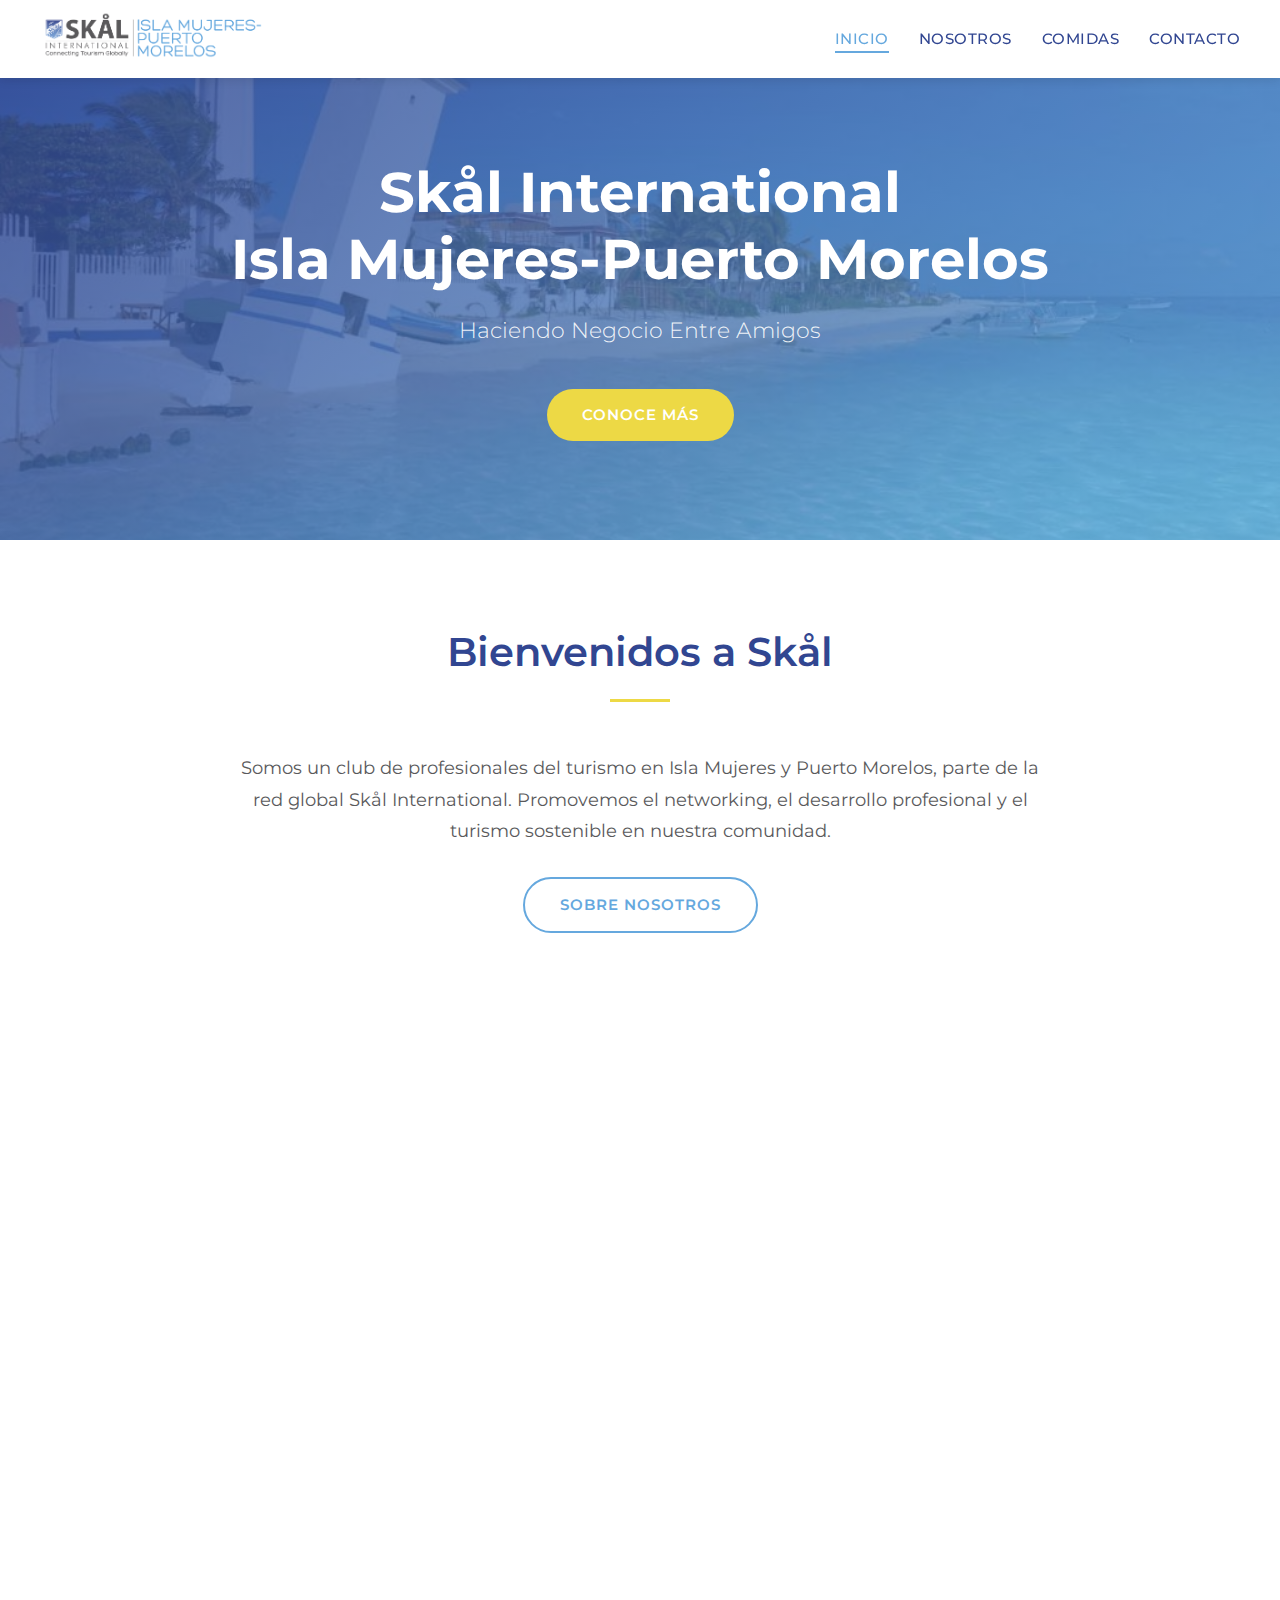
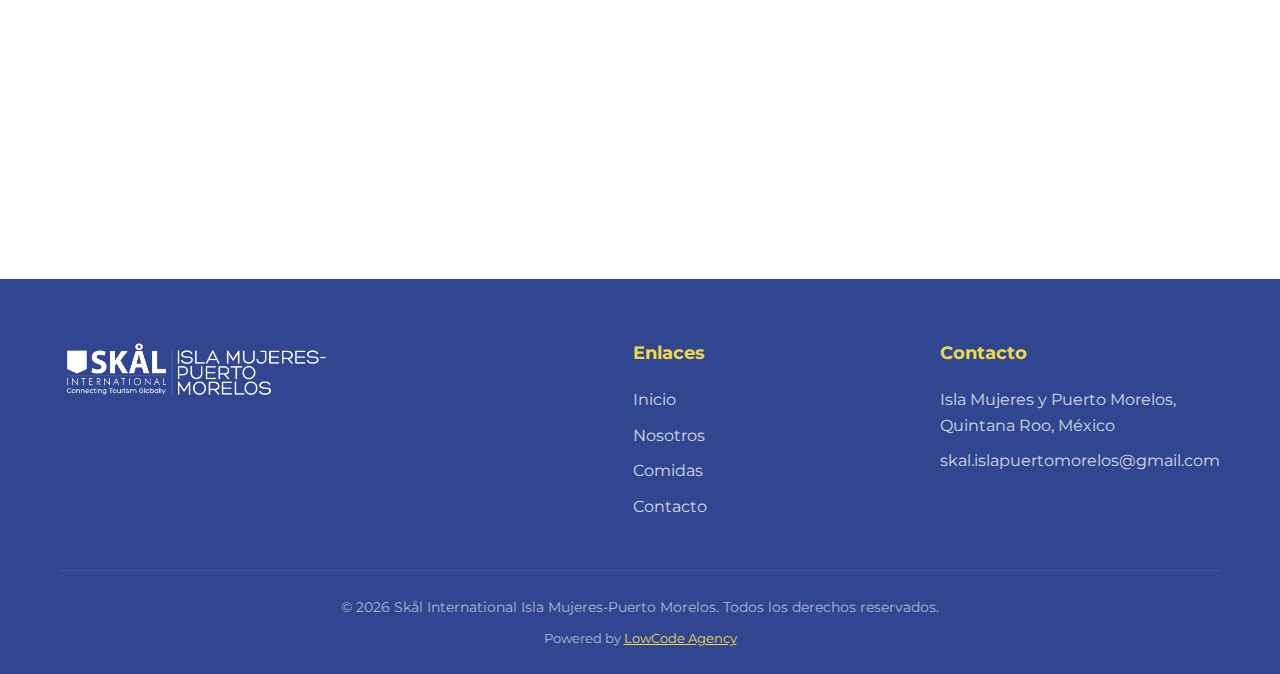
<file: index.html>
<!DOCTYPE html>
<html lang="es">
<head>
    <meta charset="UTF-8">
    <meta name="viewport" content="width=device-width, initial-scale=1.0">
    <title>Inicio | Skål International Isla Mujeres-Puerto Morelos</title>
    <link rel="stylesheet" href="styles.css">
    <link rel="preconnect" href="https://fonts.googleapis.com">
    <link rel="preconnect" href="https://fonts.gstatic.com" crossorigin>
    <link href="https://fonts.googleapis.com/css2?family=Montserrat:wght@300;400;500;600;700&display=swap" rel="stylesheet">
</head>
<body>
    <header class="main-header">
        <nav class="navbar">
            <div class="logo">
                <a href="index.html">
                    <img src="images/Skål International Isla Mujeres-Puerto Morelos_Logo.png" alt="Skål International Isla Mujeres-Puerto Morelos">
                </a>
            </div>
            <button class="mobile-menu-btn" aria-label="Menu">
                <span></span>
                <span></span>
                <span></span>
            </button>
            <ul class="nav-links">
                <li><a href="index.html" class="active">Inicio</a></li>
                <li><a href="nosotros.html">Nosotros</a></li>
                <li><a href="comidas.html">Comidas</a></li>
                <li><a href="contacto.html">Contacto</a></li>
            </ul>
        </nav>
    </header>

    <main>
        <section class="hero">
            <div class="hero-content">
                <h1>Skål International<br>Isla Mujeres-Puerto Morelos</h1>
                <p>Haciendo Negocio Entre Amigos</p>
                <a href="nosotros.html" class="btn btn-primary">Conoce más</a>
            </div>
        </section>

        <section class="about-preview">
            <div class="container">
                <div class="section-header">
                    <h2>Bienvenidos a Skål</h2>
                    <div class="divider"></div>
                </div>
                <p>Somos un club de profesionales del turismo en Isla Mujeres y Puerto Morelos, parte de la red global Skål International. Promovemos el networking, el desarrollo profesional y el turismo sostenible en nuestra comunidad.</p>
                <a href="nosotros.html" class="btn btn-secondary">Sobre Nosotros</a>
            </div>
        </section>

        <section class="events-preview">
            <div class="container">
                <div class="section-header">
                    <h2>Próximos Eventos</h2>
                    <div class="divider"></div>
                </div>
                <div class="events-grid">
                    <a href="comida-enero-2026.html" class="event-card" style="text-decoration: none;">
                        <div class="event-date">
                            <span class="day">30</span>
                            <span class="month">ENE</span>
                        </div>
                        <div class="event-info">
                            <h3>1er Comida Reglamentaria y Toma de Protesta</h3>
                            <p>Hotel Atelier Costa Mujeres | 2:00 PM - 6:00 PM</p>
                            <span style="display: inline-block; margin-top: 8px; color: #65A8DE; font-weight: 600; font-size: 0.85rem;">RSVP &rarr;</span>
                        </div>
                    </a>
                </div>
                <a href="comidas.html" class="btn btn-secondary">Ver Todos los Eventos</a>
            </div>
        </section>

        <section class="cta-section">
            <div class="container">
                <h2>¿Quieres ser parte de nuestra comunidad?</h2>
                <p>Únete a Skål International Isla Mujeres-Puerto Morelos y conecta con profesionales del turismo.</p>
                <a href="contacto.html" class="btn btn-primary">Contáctanos</a>
            </div>
        </section>
    </main>

    <footer class="main-footer">
        <div class="container">
            <div class="footer-content">
                <div class="footer-logo">
                    <img src="images/Skål International Isla Mujeres-Puerto Morelos_Logo.png" alt="Skål International Isla Mujeres-Puerto Morelos">
                </div>
                <div class="footer-links">
                    <h4>Enlaces</h4>
                    <ul>
                        <li><a href="index.html">Inicio</a></li>
                        <li><a href="nosotros.html">Nosotros</a></li>
                        <li><a href="comidas.html">Comidas</a></li>
                        <li><a href="contacto.html">Contacto</a></li>
                    </ul>
                </div>
                <div class="footer-contact">
                    <h4>Contacto</h4>
                    <p>Isla Mujeres y Puerto Morelos, Quintana Roo, México</p>
                    <p>skal.islapuertomorelos@gmail.com</p>
                </div>
            </div>
            <div class="footer-bottom">
                <p>&copy; 2026 Skål International Isla Mujeres-Puerto Morelos. Todos los derechos reservados.</p>
                <p style="margin-top: 10px; font-size: 0.8rem;">Powered by <a href="https://lowcode.agency/" target="_blank" style="color: var(--accent-gold);">LowCode Agency</a></p>
            </div>
        </div>
    </footer>

    <script src="script.js"></script>
</body>
</html>
</file>
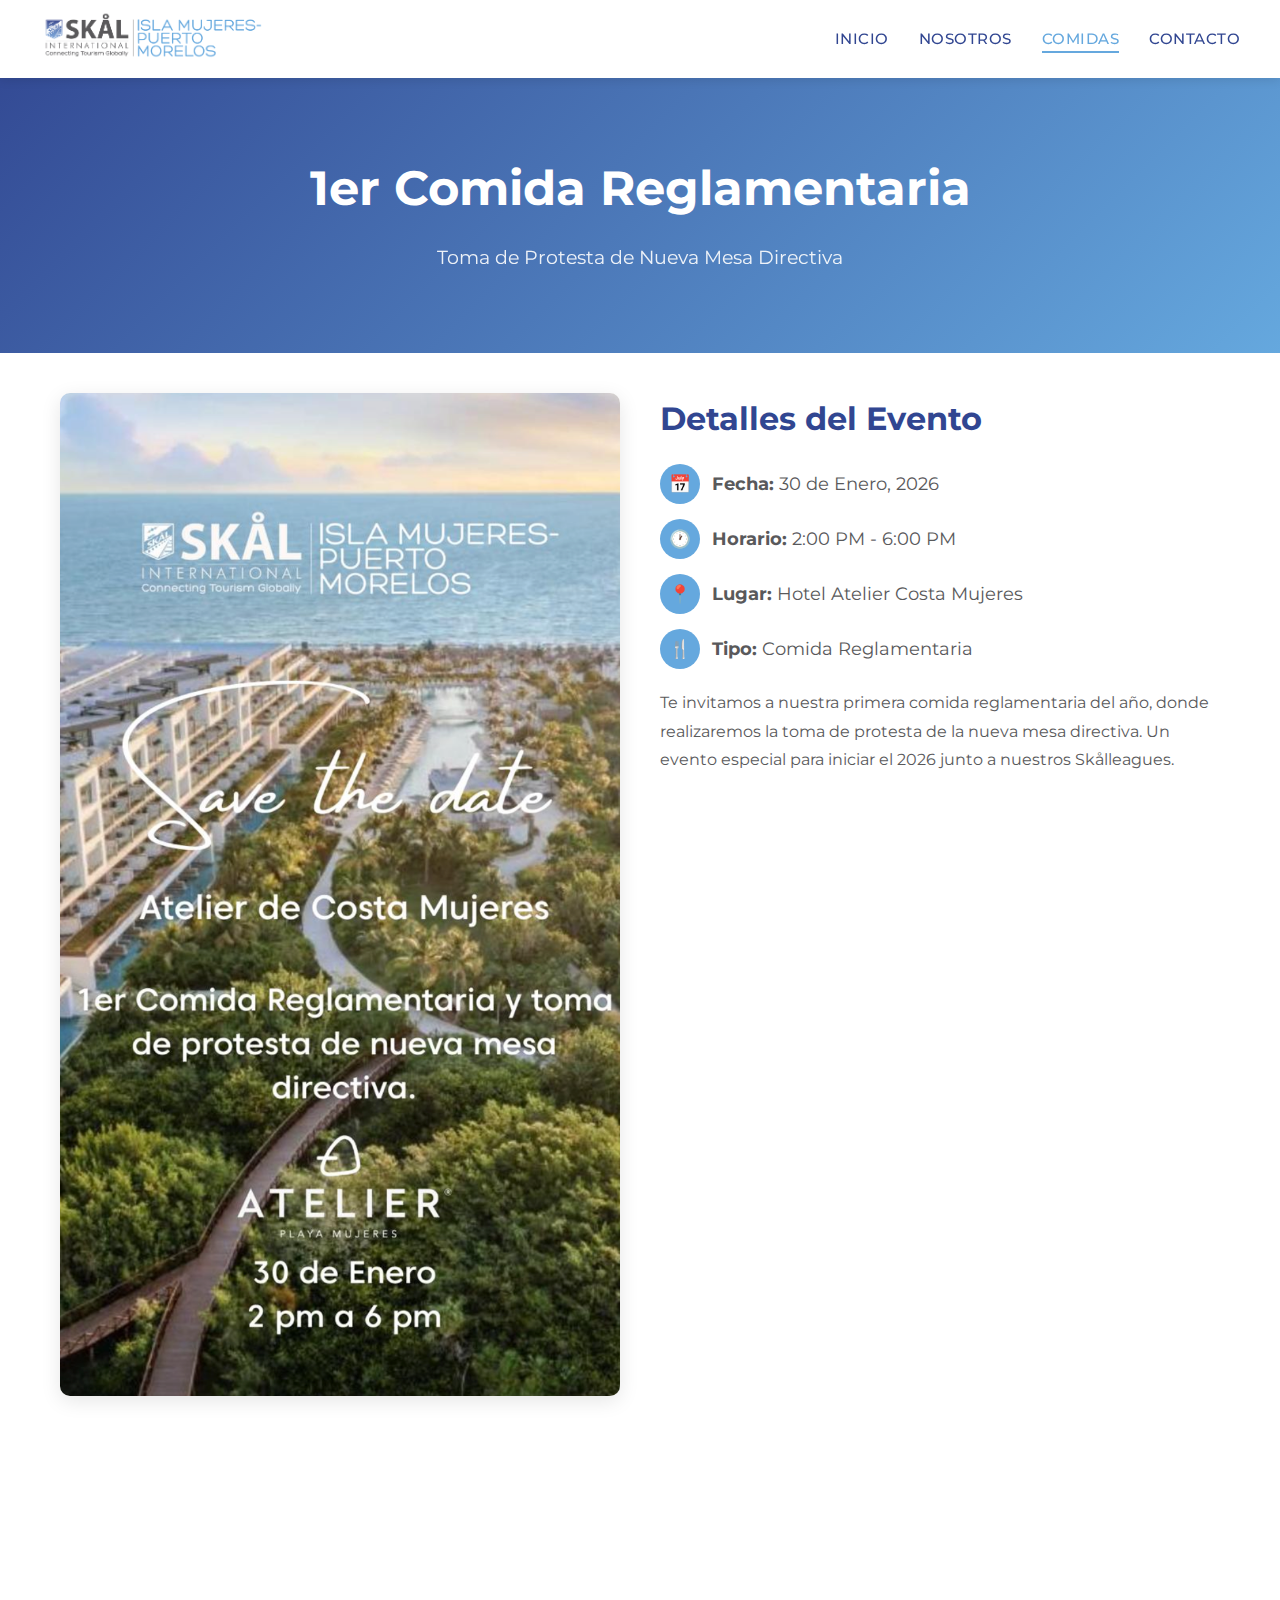
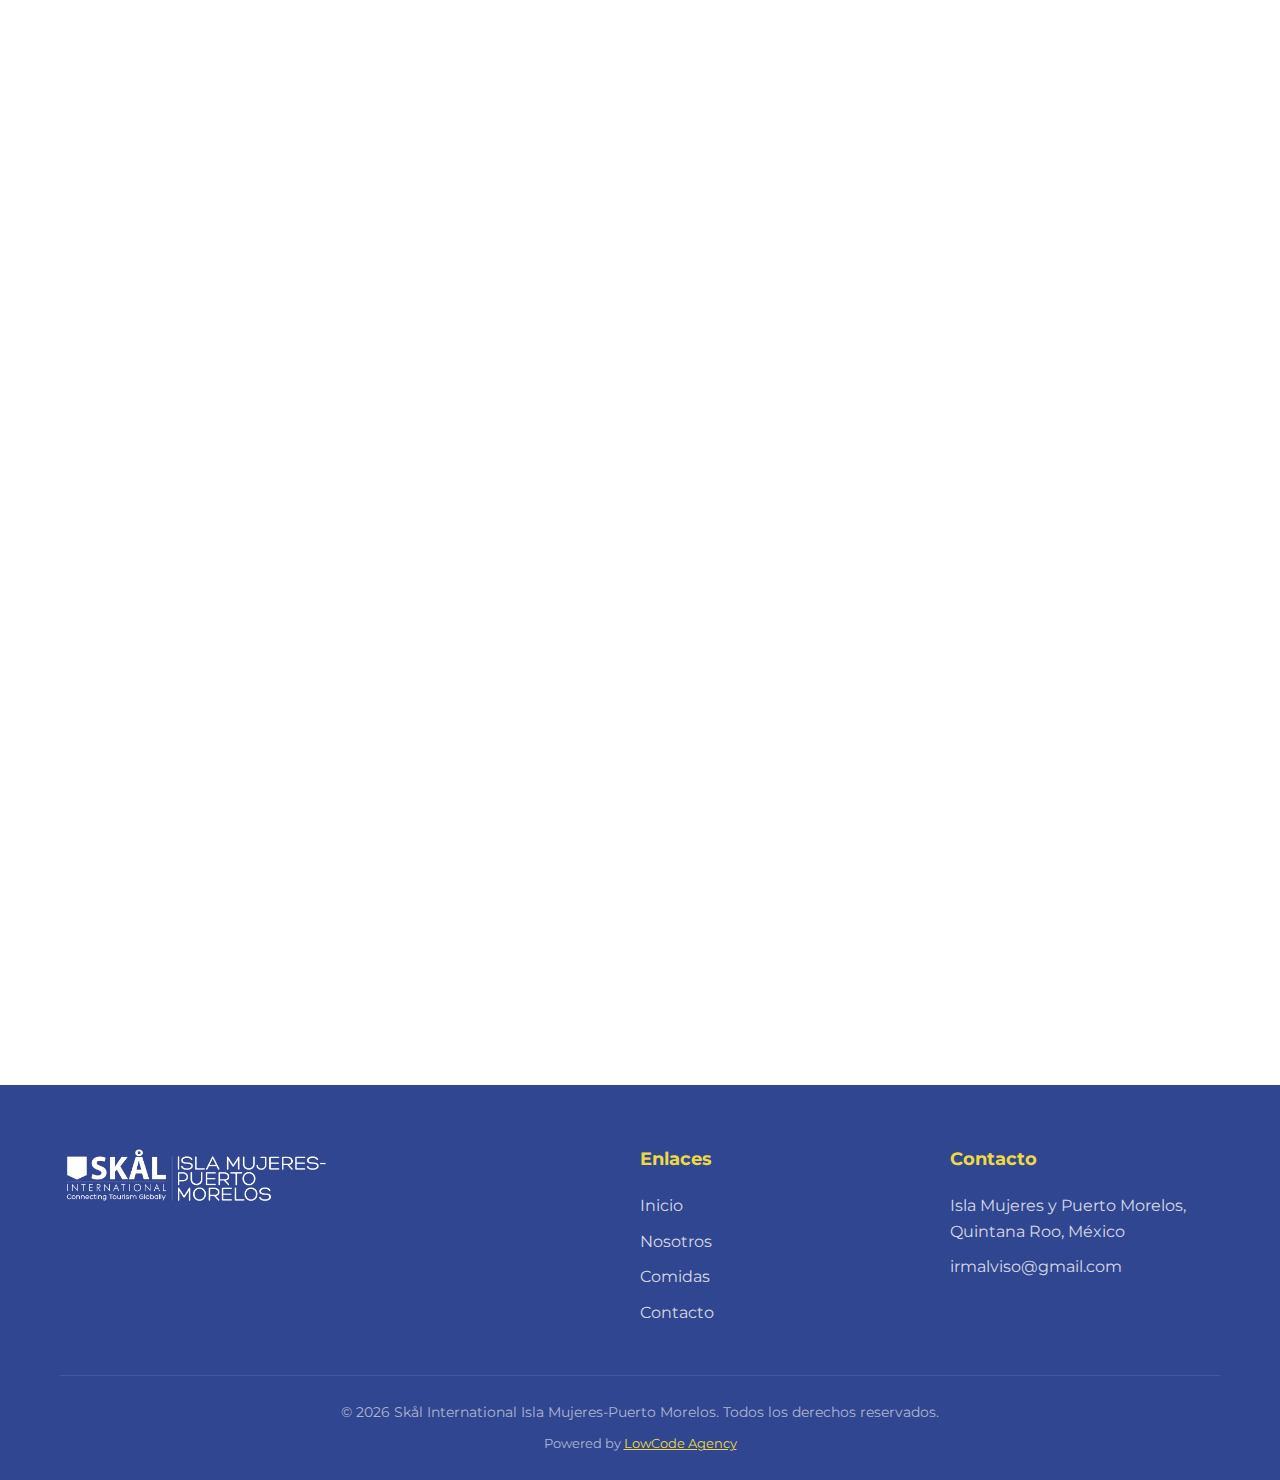
<file: comida-enero-2026.html>
<!DOCTYPE html>
<html lang="es">
<head>
    <meta charset="UTF-8">
    <meta name="viewport" content="width=device-width, initial-scale=1.0">
    <title>1er Comida Reglamentaria | Skål International Isla Mujeres-Puerto Morelos</title>
    <link rel="stylesheet" href="styles.css">
    <link rel="preconnect" href="https://fonts.googleapis.com">
    <link rel="preconnect" href="https://fonts.gstatic.com" crossorigin>
    <link href="https://fonts.googleapis.com/css2?family=Montserrat:wght@300;400;500;600;700&display=swap" rel="stylesheet">
</head>
<body>
    <header class="main-header">
        <nav class="navbar">
            <div class="logo">
                <a href="index.html">
                    <img src="images/Skål International Isla Mujeres-Puerto Morelos_Logo.png" alt="Skål International Isla Mujeres-Puerto Morelos">
                </a>
            </div>
            <button class="mobile-menu-btn" aria-label="Menu">
                <span></span>
                <span></span>
                <span></span>
            </button>
            <ul class="nav-links">
                <li><a href="index.html">Inicio</a></li>
                <li><a href="nosotros.html">Nosotros</a></li>
                <li><a href="comidas.html" class="active">Comidas</a></li>
                <li><a href="contacto.html">Contacto</a></li>
            </ul>
        </nav>
    </header>

    <main>
        <section class="page-header">
            <h1>1er Comida Reglamentaria</h1>
            <p>Toma de Protesta de Nueva Mesa Directiva</p>
        </section>

        <section class="comida-detail">
            <div class="container">
                <div class="comida-header">
                    <img src="images/comida_enero.png" alt="1er Comida Reglamentaria - Hotel Atelier Costa Mujeres">
                    <div class="comida-info">
                        <h2>Detalles del Evento</h2>
                        <div class="detail-item">
                            <span class="icon">&#128197;</span>
                            <span><strong>Fecha:</strong> 30 de Enero, 2026</span>
                        </div>
                        <div class="detail-item">
                            <span class="icon">&#128336;</span>
                            <span><strong>Horario:</strong> 2:00 PM - 6:00 PM</span>
                        </div>
                        <div class="detail-item">
                            <span class="icon">&#128205;</span>
                            <span><strong>Lugar:</strong> Hotel Atelier Costa Mujeres</span>
                        </div>
                        <div class="detail-item">
                            <span class="icon">&#127860;</span>
                            <span><strong>Tipo:</strong> Comida Reglamentaria</span>
                        </div>
                        <p style="margin-top: 20px; line-height: 1.8;">
                            Te invitamos a nuestra primera comida reglamentaria del año, donde realizaremos la toma de protesta de la nueva mesa directiva. Un evento especial para iniciar el 2026 junto a nuestros Skålleagues.
                        </p>
                    </div>
                </div>
            </div>
        </section>

        <section class="rsvp-section">
            <div class="container">
                <div class="section-header">
                    <h2>Confirma tu Asistencia</h2>
                    <div class="divider"></div>
                </div>
                <div class="rsvp-form-container">
                    <h3>Formulario de RSVP</h3>
                    <form id="rsvp-form">
                        <input type="hidden" name="evento" value="1er Comida Reglamentaria - Enero 2026">

                        <div class="rsvp-type">
                            <input type="radio" id="solo" name="tipo_asistencia" value="individual" checked>
                            <label for="solo">Solo yo</label>
                            <input type="radio" id="con-invitado" name="tipo_asistencia" value="con_invitado">
                            <label for="con-invitado">Yo + Invitado</label>
                        </div>

                        <div class="form-group">
                            <label for="nombre">Nombre Completo *</label>
                            <input type="text" id="nombre" name="nombre" required placeholder="Tu nombre completo">
                        </div>

                        <div class="form-row">
                            <div class="form-group">
                                <label for="email">Correo Electrónico *</label>
                                <input type="email" id="email" name="email" required placeholder="tu@email.com">
                            </div>
                            <div class="form-group">
                                <label for="telefono">Teléfono *</label>
                                <input type="tel" id="telefono" name="telefono" required placeholder="+52 998 123 4567">
                            </div>
                        </div>

                        <div class="guest-fields" id="guest-fields">
                            <h4>Datos del Invitado</h4>
                            <div class="form-group">
                                <label for="nombre_invitado">Nombre del Invitado *</label>
                                <input type="text" id="nombre_invitado" name="nombre_invitado" placeholder="Nombre completo del invitado">
                            </div>
                            <div class="form-row">
                                <div class="form-group">
                                    <label for="email_invitado">Correo del Invitado *</label>
                                    <input type="email" id="email_invitado" name="email_invitado" placeholder="invitado@email.com">
                                </div>
                                <div class="form-group">
                                    <label for="telefono_invitado">Teléfono del Invitado *</label>
                                    <input type="tel" id="telefono_invitado" name="telefono_invitado" placeholder="+52 998 123 4567">
                                </div>
                            </div>
                        </div>

                        <div class="form-group">
                            <label for="comentarios">Comentarios o Restricciones Alimentarias</label>
                            <textarea id="comentarios" name="comentarios" placeholder="¿Alguna restricción alimentaria o comentario?" style="min-height: 80px;"></textarea>
                        </div>

                        <button type="submit" class="btn btn-primary" style="width: 100%;">Confirmar Asistencia</button>
                    </form>
                    <p id="form-message" style="text-align: center; margin-top: 20px; display: none;"></p>
                </div>
            </div>
        </section>

        <section class="cta-section">
            <div class="container">
                <h2>¿Tienes preguntas?</h2>
                <p>Contáctanos para más información sobre este evento.</p>
                <a href="contacto.html" class="btn btn-primary">Contacto</a>
            </div>
        </section>
    </main>

    <footer class="main-footer">
        <div class="container">
            <div class="footer-content">
                <div class="footer-logo">
                    <img src="images/Skål International Isla Mujeres-Puerto Morelos_Logo.png" alt="Skål International Isla Mujeres-Puerto Morelos">
                </div>
                <div class="footer-links">
                    <h4>Enlaces</h4>
                    <ul>
                        <li><a href="index.html">Inicio</a></li>
                        <li><a href="nosotros.html">Nosotros</a></li>
                        <li><a href="comidas.html">Comidas</a></li>
                        <li><a href="contacto.html">Contacto</a></li>
                    </ul>
                </div>
                <div class="footer-contact">
                    <h4>Contacto</h4>
                    <p>Isla Mujeres y Puerto Morelos, Quintana Roo, México</p>
                    <p>irmalviso@gmail.com</p>
                </div>
            </div>
            <div class="footer-bottom">
                <p>&copy; 2026 Skål International Isla Mujeres-Puerto Morelos. Todos los derechos reservados.</p>
                <p style="margin-top: 10px; font-size: 0.8rem;">Powered by <a href="https://lowcode.agency/" target="_blank" style="color: var(--accent-gold);">LowCode Agency</a></p>
            </div>
        </div>
    </footer>

    <script src="script.js"></script>
    <script>
        // RSVP Form Logic
        const tipoAsistencia = document.querySelectorAll('input[name="tipo_asistencia"]');
        const guestFields = document.getElementById('guest-fields');
        const guestInputs = guestFields.querySelectorAll('input');

        tipoAsistencia.forEach(radio => {
            radio.addEventListener('change', function() {
                if (this.value === 'con_invitado') {
                    guestFields.classList.add('visible');
                    guestInputs.forEach(input => input.required = true);
                } else {
                    guestFields.classList.remove('visible');
                    guestInputs.forEach(input => {
                        input.required = false;
                        input.value = '';
                    });
                }
            });
        });

        // Form submission to Google Sheets
        const form = document.getElementById('rsvp-form');
        const formMessage = document.getElementById('form-message');
        const SCRIPT_URL = 'https://script.google.com/macros/s/AKfycbx21wwO4OJJGostbUJhKU43K9c7s-_hhJyRKo1F-ovaIJrP0Krf0fYPBRw8FsuCBXHs/exec';

        form.addEventListener('submit', function(e) {
            e.preventDefault();

            const submitBtn = form.querySelector('button[type="submit"]');
            const originalText = submitBtn.textContent;
            submitBtn.textContent = 'Enviando...';
            submitBtn.disabled = true;

            const formData = new FormData(form);

            // Use GET request with URL params (more reliable with Apps Script)
            const params = new URLSearchParams(formData).toString();

            fetch(`${SCRIPT_URL}?${params}`, {
                method: 'GET',
                mode: 'no-cors'
            })
            .then(() => {
                formMessage.style.display = 'block';
                formMessage.style.color = '#27ae60';
                formMessage.textContent = '¡Gracias! Tu asistencia ha sido confirmada. Te enviaremos más detalles pronto.';
                form.reset();
                guestFields.classList.remove('visible');
                guestInputs.forEach(input => input.required = false);
            })
            .catch(() => {
                formMessage.style.display = 'block';
                formMessage.style.color = '#e74c3c';
                formMessage.textContent = 'Hubo un error. Por favor intenta de nuevo o contáctanos directamente.';
            })
            .finally(() => {
                submitBtn.textContent = originalText;
                submitBtn.disabled = false;
            });
        });
    </script>
</body>
</html>
</file>
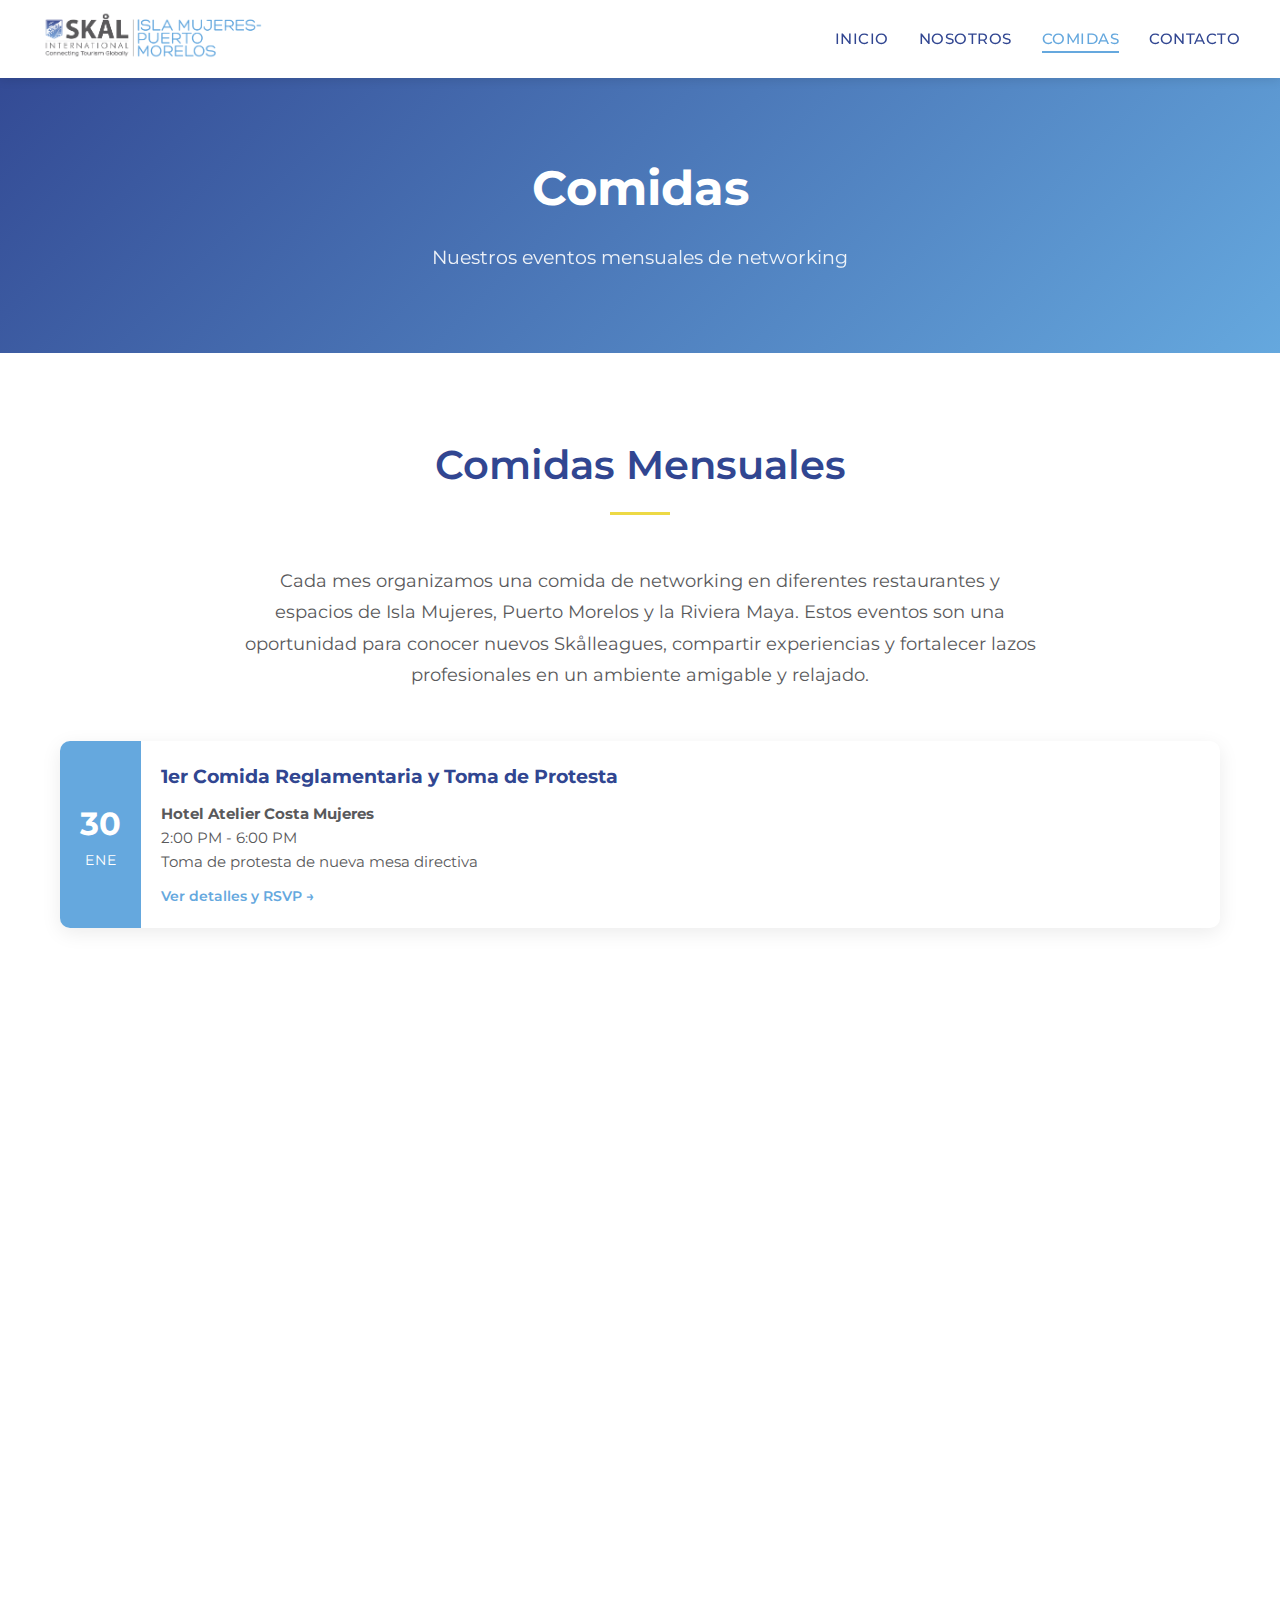
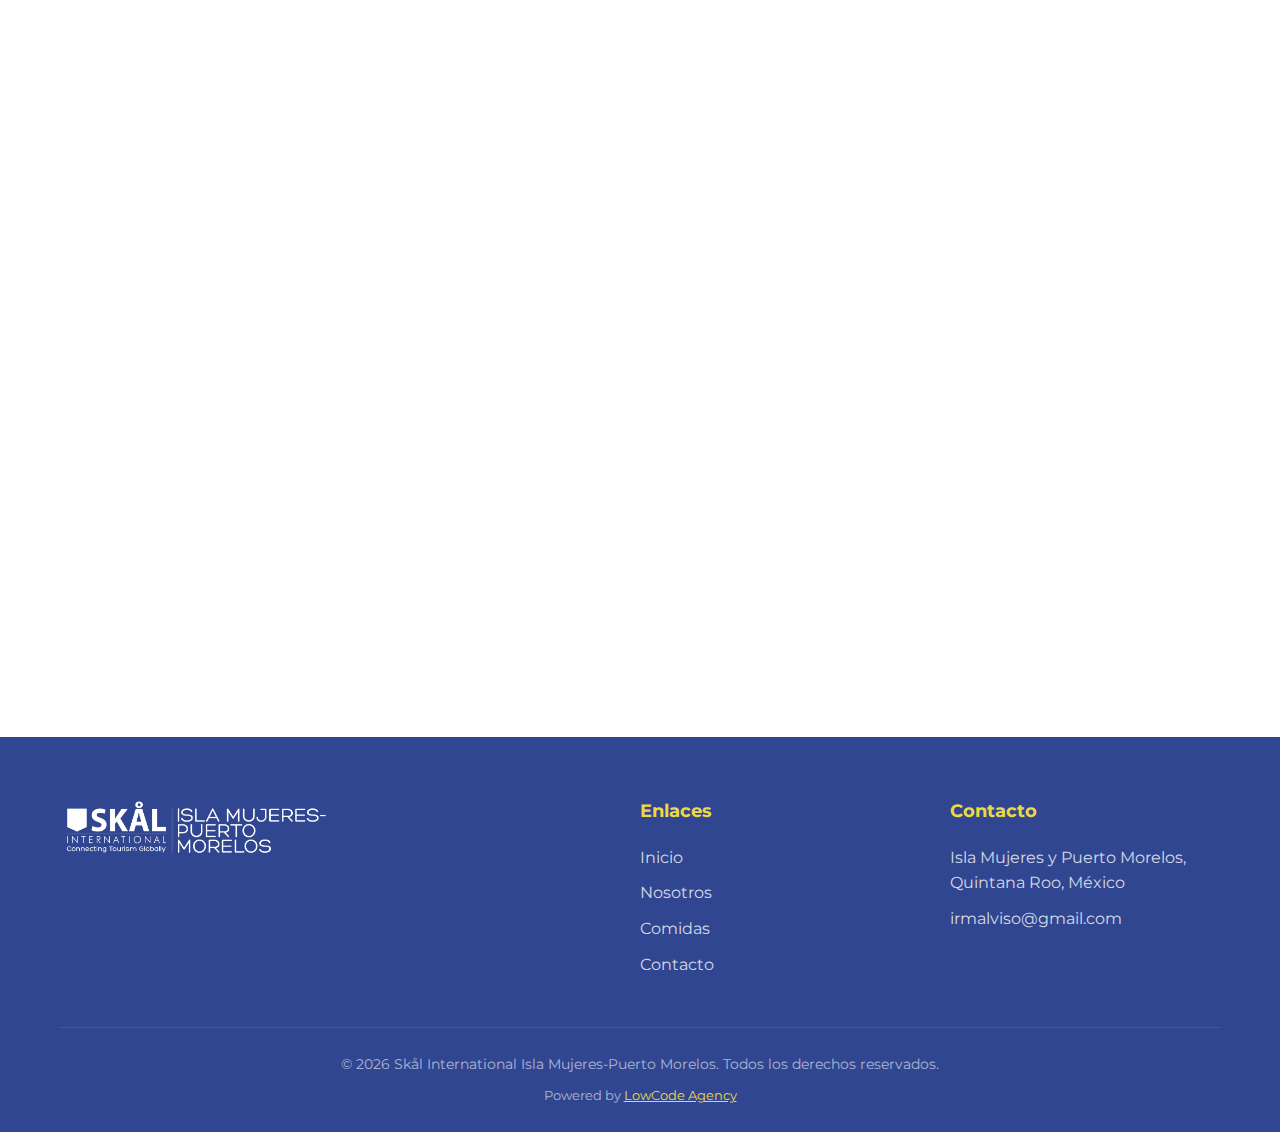
<file: comidas.html>
<!DOCTYPE html>
<html lang="es">
<head>
    <meta charset="UTF-8">
    <meta name="viewport" content="width=device-width, initial-scale=1.0">
    <title>Comidas | Skål International Isla Mujeres-Puerto Morelos</title>
    <link rel="stylesheet" href="styles.css">
    <link rel="preconnect" href="https://fonts.googleapis.com">
    <link rel="preconnect" href="https://fonts.gstatic.com" crossorigin>
    <link href="https://fonts.googleapis.com/css2?family=Montserrat:wght@300;400;500;600;700&display=swap" rel="stylesheet">
</head>
<body>
    <header class="main-header">
        <nav class="navbar">
            <div class="logo">
                <a href="index.html">
                    <img src="images/Skål International Isla Mujeres-Puerto Morelos_Logo.png" alt="Skål International Isla Mujeres-Puerto Morelos">
                </a>
            </div>
            <button class="mobile-menu-btn" aria-label="Menu">
                <span></span>
                <span></span>
                <span></span>
            </button>
            <ul class="nav-links">
                <li><a href="index.html">Inicio</a></li>
                <li><a href="nosotros.html">Nosotros</a></li>
                <li><a href="comidas.html" class="active">Comidas</a></li>
                <li><a href="contacto.html">Contacto</a></li>
            </ul>
        </nav>
    </header>

    <main>
        <section class="page-header">
            <h1>Comidas</h1>
            <p>Nuestros eventos mensuales de networking</p>
        </section>

        <section class="content-section">
            <div class="container">
                <div class="section-header">
                    <h2>Comidas Mensuales</h2>
                    <div class="divider"></div>
                </div>
                <div class="about-content" style="text-align: center; max-width: 800px; margin: 0 auto 50px;">
                    <p>Cada mes organizamos una comida de networking en diferentes restaurantes y espacios de Isla Mujeres, Puerto Morelos y la Riviera Maya. Estos eventos son una oportunidad para conocer nuevos Skålleagues, compartir experiencias y fortalecer lazos profesionales en un ambiente amigable y relajado.</p>
                </div>

                <div class="events-grid">
                    <a href="comida-enero-2026.html" class="event-card featured" style="text-decoration: none; cursor: pointer;">
                        <div class="event-date">
                            <span class="day">30</span>
                            <span class="month">ENE</span>
                        </div>
                        <div class="event-info">
                            <h3>1er Comida Reglamentaria y Toma de Protesta</h3>
                            <p><strong>Hotel Atelier Costa Mujeres</strong><br>2:00 PM - 6:00 PM<br>Toma de protesta de nueva mesa directiva</p>
                            <span style="display: inline-block; margin-top: 10px; color: #65A8DE; font-weight: 600; font-size: 0.9rem;">Ver detalles y RSVP &rarr;</span>
                        </div>
                    </a>
                </div>
            </div>
        </section>

        <section class="content-section alt">
            <div class="container">
                <div class="section-header">
                    <h2>Eventos Especiales</h2>
                    <div class="divider"></div>
                </div>
                <div class="about-content" style="text-align: center; max-width: 800px; margin: 0 auto 30px;">
                    <p>Además de nuestras comidas mensuales, organizamos eventos especiales a lo largo del año que incluyen talleres, conferencias y celebraciones que fortalecen nuestra comunidad.</p>
                </div>
                <div class="events-grid">
                    <div class="event-card">
                        <div class="event-date">
                            <span class="day">10</span>
                            <span class="month">ABR</span>
                        </div>
                        <div class="event-info">
                            <h3>Día Mundial de Skål</h3>
                            <p>Celebración global con clubes de todo el mundo.</p>
                        </div>
                    </div>
                    <div class="event-card">
                        <div class="event-date">
                            <span class="day">27</span>
                            <span class="month">SEP</span>
                        </div>
                        <div class="event-info">
                            <h3>Día Mundial del Turismo</h3>
                            <p>Evento especial celebrando nuestra industria.</p>
                        </div>
                    </div>
                </div>
            </div>
        </section>

        <section class="content-section">
            <div class="container">
                <div class="section-header">
                    <h2>Patrocinadores</h2>
                    <div class="divider"></div>
                </div>
                <div class="about-content" style="text-align: center; max-width: 800px; margin: 0 auto;">
                    <p>Agradecemos a nuestros patrocinadores y aliados que hacen posible nuestros eventos. Si estás interesado en patrocinar alguno de nuestros eventos, contáctanos.</p>
                </div>
            </div>
        </section>

        <section class="cta-section">
            <div class="container">
                <h2>¿Quieres asistir a nuestras comidas?</h2>
                <p>Los Skålleagues y visitantes son bienvenidos a nuestros eventos mensuales.</p>
                <a href="contacto.html" class="btn btn-primary">Reserva tu lugar</a>
            </div>
        </section>
    </main>

    <footer class="main-footer">
        <div class="container">
            <div class="footer-content">
                <div class="footer-logo">
                    <img src="images/Skål International Isla Mujeres-Puerto Morelos_Logo.png" alt="Skål International Isla Mujeres-Puerto Morelos">
                </div>
                <div class="footer-links">
                    <h4>Enlaces</h4>
                    <ul>
                        <li><a href="index.html">Inicio</a></li>
                        <li><a href="nosotros.html">Nosotros</a></li>
                        <li><a href="comidas.html">Comidas</a></li>
                        <li><a href="contacto.html">Contacto</a></li>
                    </ul>
                </div>
                <div class="footer-contact">
                    <h4>Contacto</h4>
                    <p>Isla Mujeres y Puerto Morelos, Quintana Roo, México</p>
                    <p>irmalviso@gmail.com</p>
                </div>
            </div>
            <div class="footer-bottom">
                <p>&copy; 2026 Skål International Isla Mujeres-Puerto Morelos. Todos los derechos reservados.</p>
                <p style="margin-top: 10px; font-size: 0.8rem;">Powered by <a href="https://lowcode.agency/" target="_blank" style="color: var(--accent-gold);">LowCode Agency</a></p>
            </div>
        </div>
    </footer>

    <script src="script.js"></script>
</body>
</html>
</file>
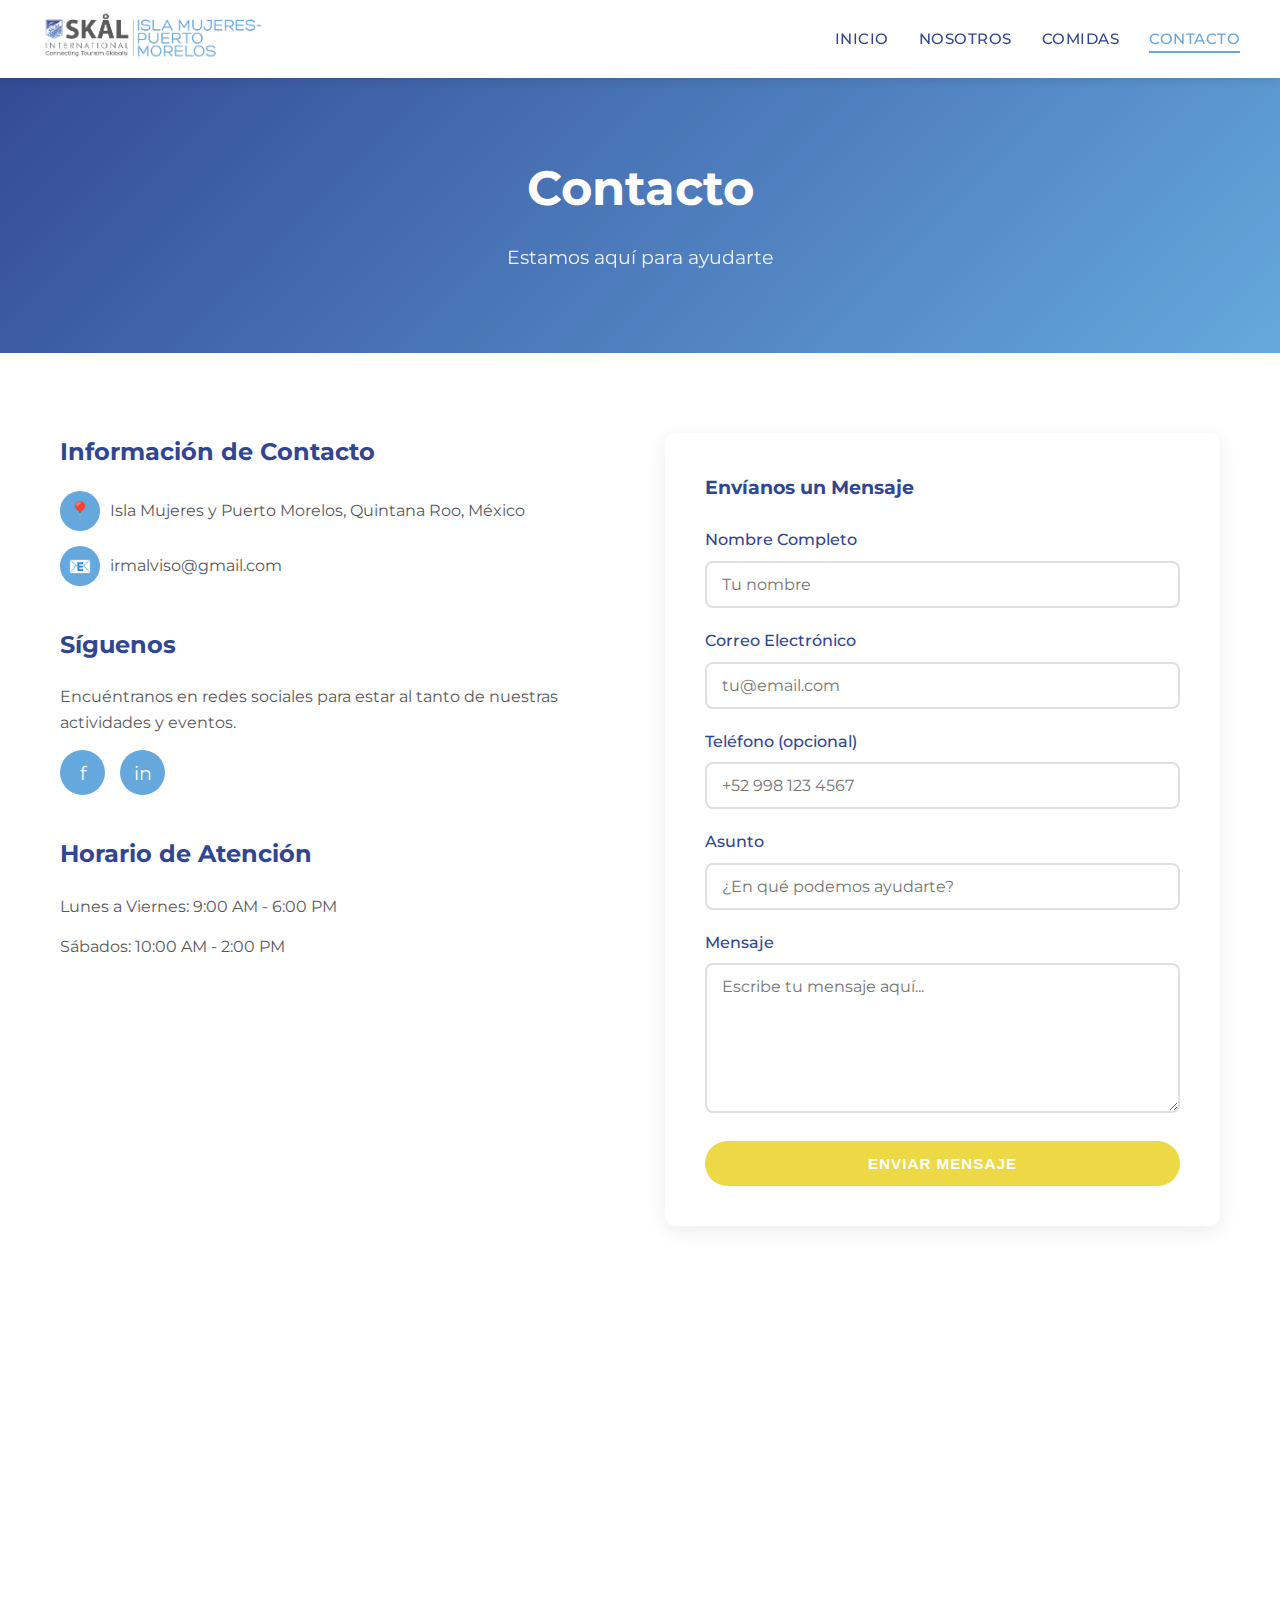
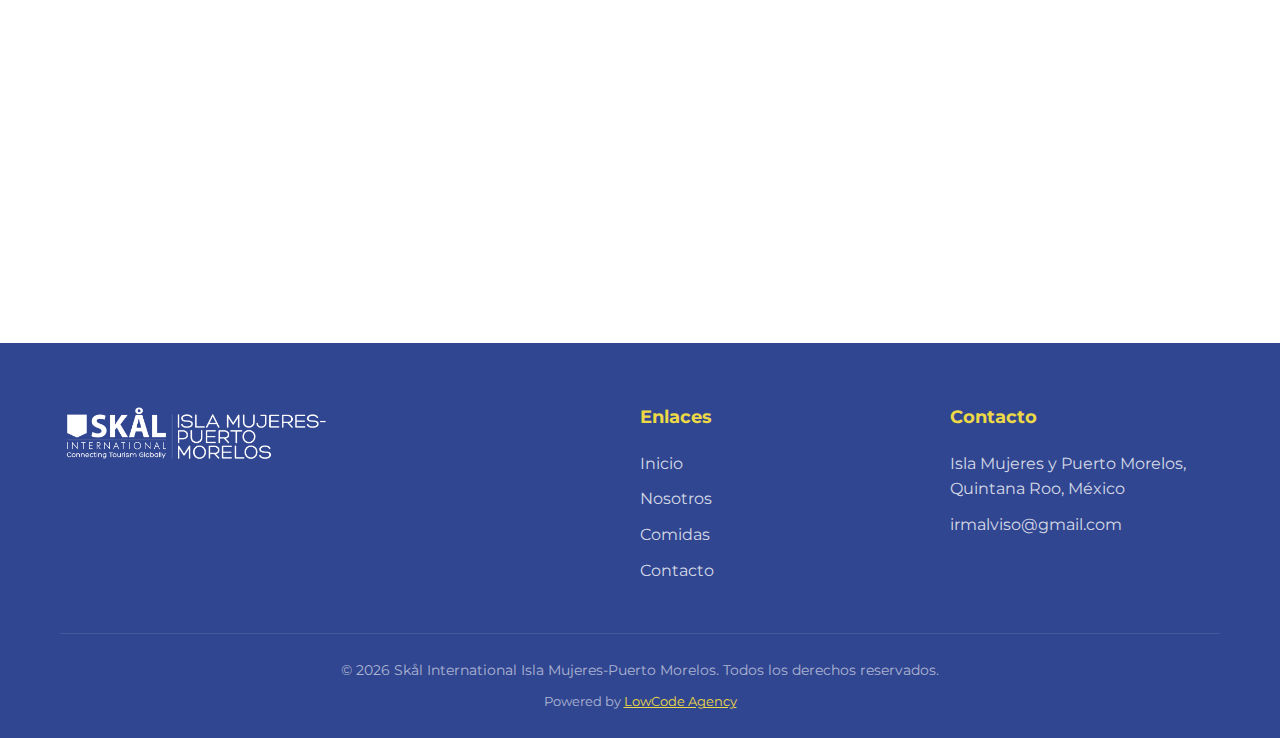
<file: contacto.html>
<!DOCTYPE html>
<html lang="es">
<head>
    <meta charset="UTF-8">
    <meta name="viewport" content="width=device-width, initial-scale=1.0">
    <title>Contacto | Skål International Isla Mujeres-Puerto Morelos</title>
    <link rel="stylesheet" href="styles.css">
    <link rel="preconnect" href="https://fonts.googleapis.com">
    <link rel="preconnect" href="https://fonts.gstatic.com" crossorigin>
    <link href="https://fonts.googleapis.com/css2?family=Montserrat:wght@300;400;500;600;700&display=swap" rel="stylesheet">
</head>
<body>
    <header class="main-header">
        <nav class="navbar">
            <div class="logo">
                <a href="index.html">
                    <img src="images/Skål International Isla Mujeres-Puerto Morelos_Logo.png" alt="Skål International Isla Mujeres-Puerto Morelos">
                </a>
            </div>
            <button class="mobile-menu-btn" aria-label="Menu">
                <span></span>
                <span></span>
                <span></span>
            </button>
            <ul class="nav-links">
                <li><a href="index.html">Inicio</a></li>
                <li><a href="nosotros.html">Nosotros</a></li>
                <li><a href="comidas.html">Comidas</a></li>
                <li><a href="contacto.html" class="active">Contacto</a></li>
            </ul>
        </nav>
    </header>

    <main>
        <section class="page-header">
            <h1>Contacto</h1>
            <p>Estamos aquí para ayudarte</p>
        </section>

        <section class="content-section">
            <div class="container">
                <div class="contact-grid">
                    <div class="contact-info">
                        <h3>Información de Contacto</h3>
                        <p>
                            <span class="icon">&#128205;</span>
                            <span>Isla Mujeres y Puerto Morelos, Quintana Roo, México</span>
                        </p>
                        <p>
                            <span class="icon">&#128231;</span>
                            <span>irmalviso@gmail.com</span>
                        </p>

                        <div style="margin-top: 40px;">
                            <h3>Síguenos</h3>
                            <p>Encuéntranos en redes sociales para estar al tanto de nuestras actividades y eventos.</p>
                            <div class="social-links" style="display: flex; gap: 15px; margin-top: 15px;">
                                <a href="#" class="social-icon" style="width: 45px; height: 45px; background-color: var(--primary-blue); border-radius: 50%; display: flex; align-items: center; justify-content: center; color: white; text-decoration: none; font-size: 1.2rem;">f</a>
                                <a href="#" class="social-icon" style="width: 45px; height: 45px; background-color: var(--primary-blue); border-radius: 50%; display: flex; align-items: center; justify-content: center; color: white; text-decoration: none; font-size: 1.2rem;">in</a>
                            </div>
                        </div>

                        <div style="margin-top: 40px;">
                            <h3>Horario de Atención</h3>
                            <p>Lunes a Viernes: 9:00 AM - 6:00 PM</p>
                            <p>Sábados: 10:00 AM - 2:00 PM</p>
                        </div>
                    </div>

                    <div class="contact-form">
                        <h3 style="color: var(--dark-blue); margin-bottom: 25px;">Envíanos un Mensaje</h3>
                        <form action="https://formspree.io/f/xbdoyzep" method="POST">
                            <div class="form-group">
                                <label for="nombre">Nombre Completo</label>
                                <input type="text" id="nombre" name="nombre" required placeholder="Tu nombre">
                            </div>
                            <div class="form-group">
                                <label for="email">Correo Electrónico</label>
                                <input type="email" id="email" name="email" required placeholder="tu@email.com">
                            </div>
                            <div class="form-group">
                                <label for="telefono">Teléfono (opcional)</label>
                                <input type="tel" id="telefono" name="telefono" placeholder="+52 998 123 4567">
                            </div>
                            <div class="form-group">
                                <label for="asunto">Asunto</label>
                                <input type="text" id="asunto" name="asunto" required placeholder="¿En qué podemos ayudarte?">
                            </div>
                            <div class="form-group">
                                <label for="mensaje">Mensaje</label>
                                <textarea id="mensaje" name="mensaje" required placeholder="Escribe tu mensaje aquí..."></textarea>
                            </div>
                            <button type="submit" class="btn btn-primary" style="width: 100%;">Enviar Mensaje</button>
                        </form>
                    </div>
                </div>
            </div>
        </section>

        <section class="content-section alt">
            <div class="container">
                <div class="section-header">
                    <h2>¿Interesado en ser socio?</h2>
                    <div class="divider"></div>
                </div>
                <div class="about-content" style="text-align: center; max-width: 800px; margin: 0 auto;">
                    <p>Si eres profesional del turismo y te gustaría formar parte de Skål International Isla Mujeres-Puerto Morelos, nos encantaría conocerte. Contáctanos para recibir información sobre membresía, beneficios y requisitos.</p>
                    <p style="margin-top: 20px;"><strong>Beneficios de ser socio:</strong></p>
                    <ul style="list-style: none; margin-top: 15px;">
                        <li style="margin-bottom: 10px;">&#10003; Networking con profesionales del turismo</li>
                        <li style="margin-bottom: 10px;">&#10003; Acceso a eventos exclusivos</li>
                        <li style="margin-bottom: 10px;">&#10003; Red global de Skål International</li>
                        <li style="margin-bottom: 10px;">&#10003; Desarrollo profesional continuo</li>
                        <li style="margin-bottom: 10px;">&#10003; Oportunidades de colaboración</li>
                    </ul>
                </div>
            </div>
        </section>
    </main>

    <footer class="main-footer">
        <div class="container">
            <div class="footer-content">
                <div class="footer-logo">
                    <img src="images/Skål International Isla Mujeres-Puerto Morelos_Logo.png" alt="Skål International Isla Mujeres-Puerto Morelos">
                </div>
                <div class="footer-links">
                    <h4>Enlaces</h4>
                    <ul>
                        <li><a href="index.html">Inicio</a></li>
                        <li><a href="nosotros.html">Nosotros</a></li>
                        <li><a href="comidas.html">Comidas</a></li>
                        <li><a href="contacto.html">Contacto</a></li>
                    </ul>
                </div>
                <div class="footer-contact">
                    <h4>Contacto</h4>
                    <p>Isla Mujeres y Puerto Morelos, Quintana Roo, México</p>
                    <p>irmalviso@gmail.com</p>
                </div>
            </div>
            <div class="footer-bottom">
                <p>&copy; 2026 Skål International Isla Mujeres-Puerto Morelos. Todos los derechos reservados.</p>
                <p style="margin-top: 10px; font-size: 0.8rem;">Powered by <a href="https://lowcode.agency/" target="_blank" style="color: var(--accent-gold);">LowCode Agency</a></p>
            </div>
        </div>
    </footer>

    <script src="script.js"></script>
</body>
</html>
</file>
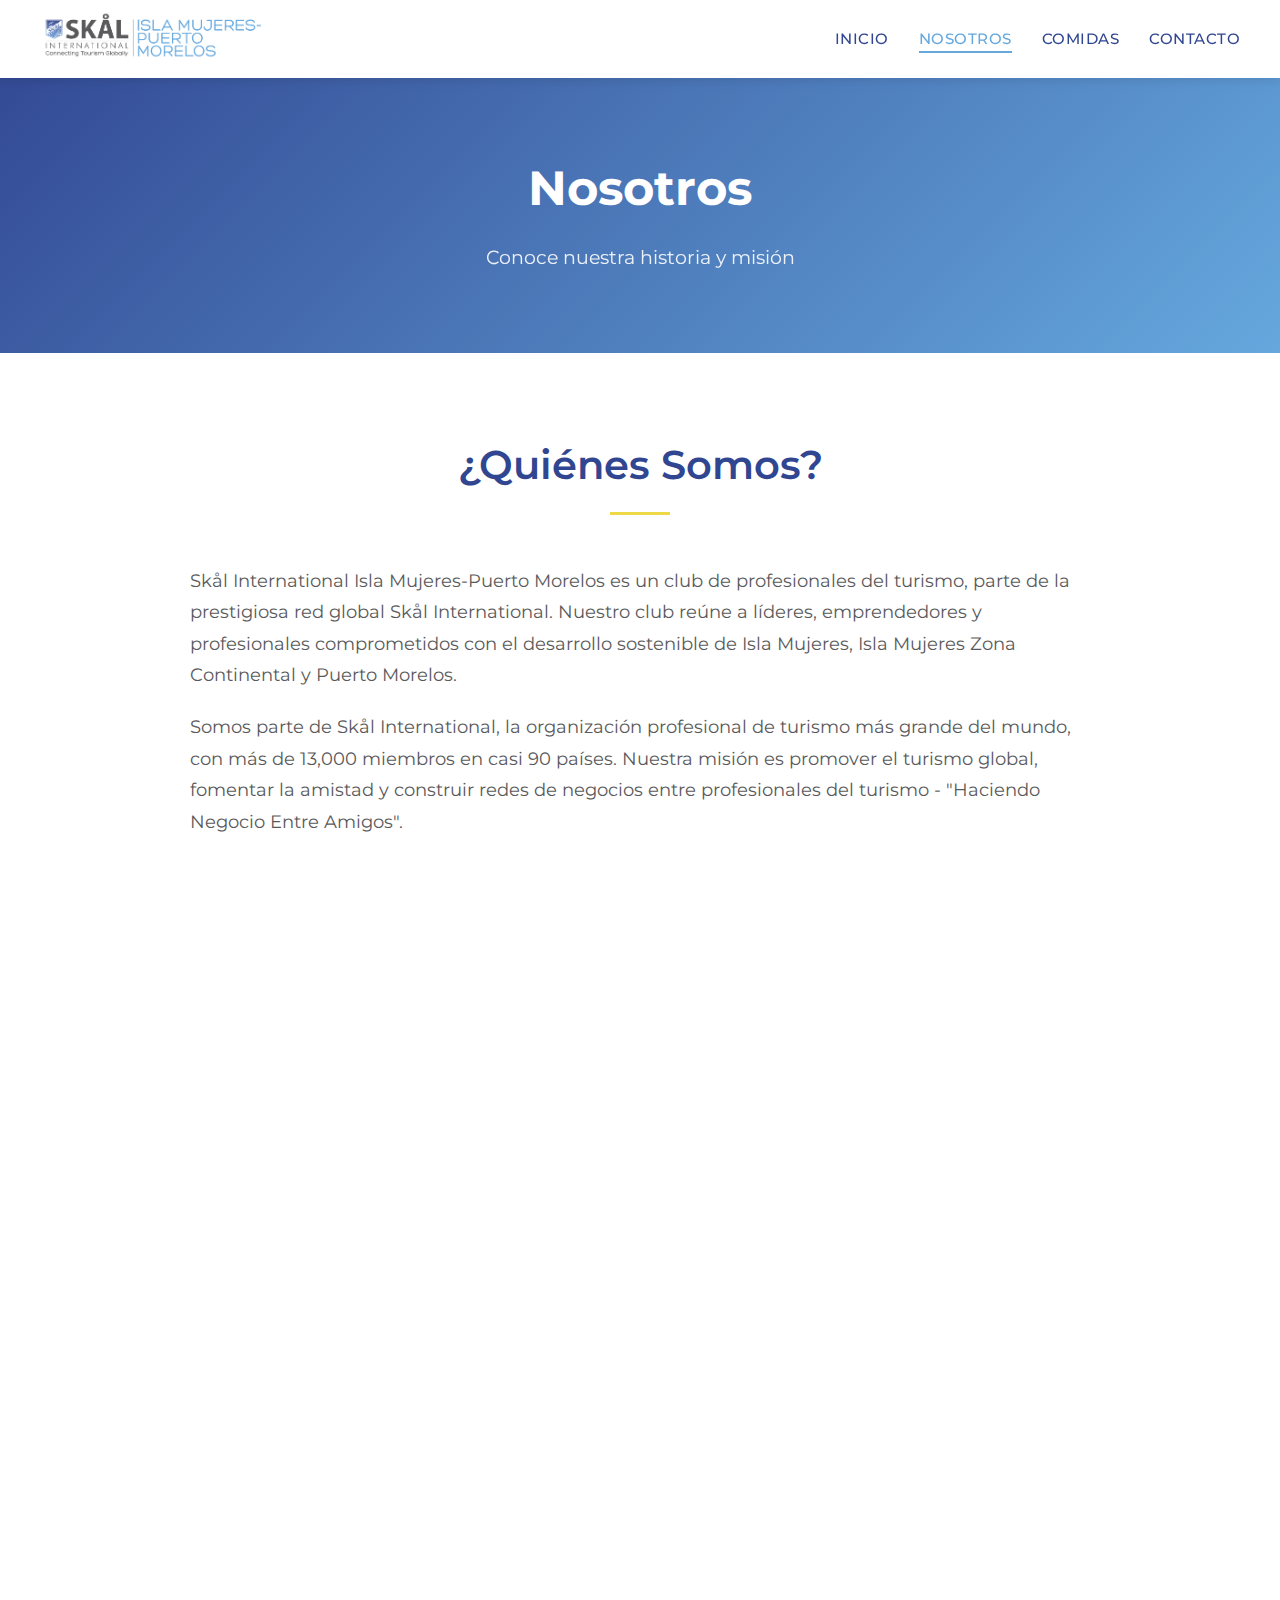
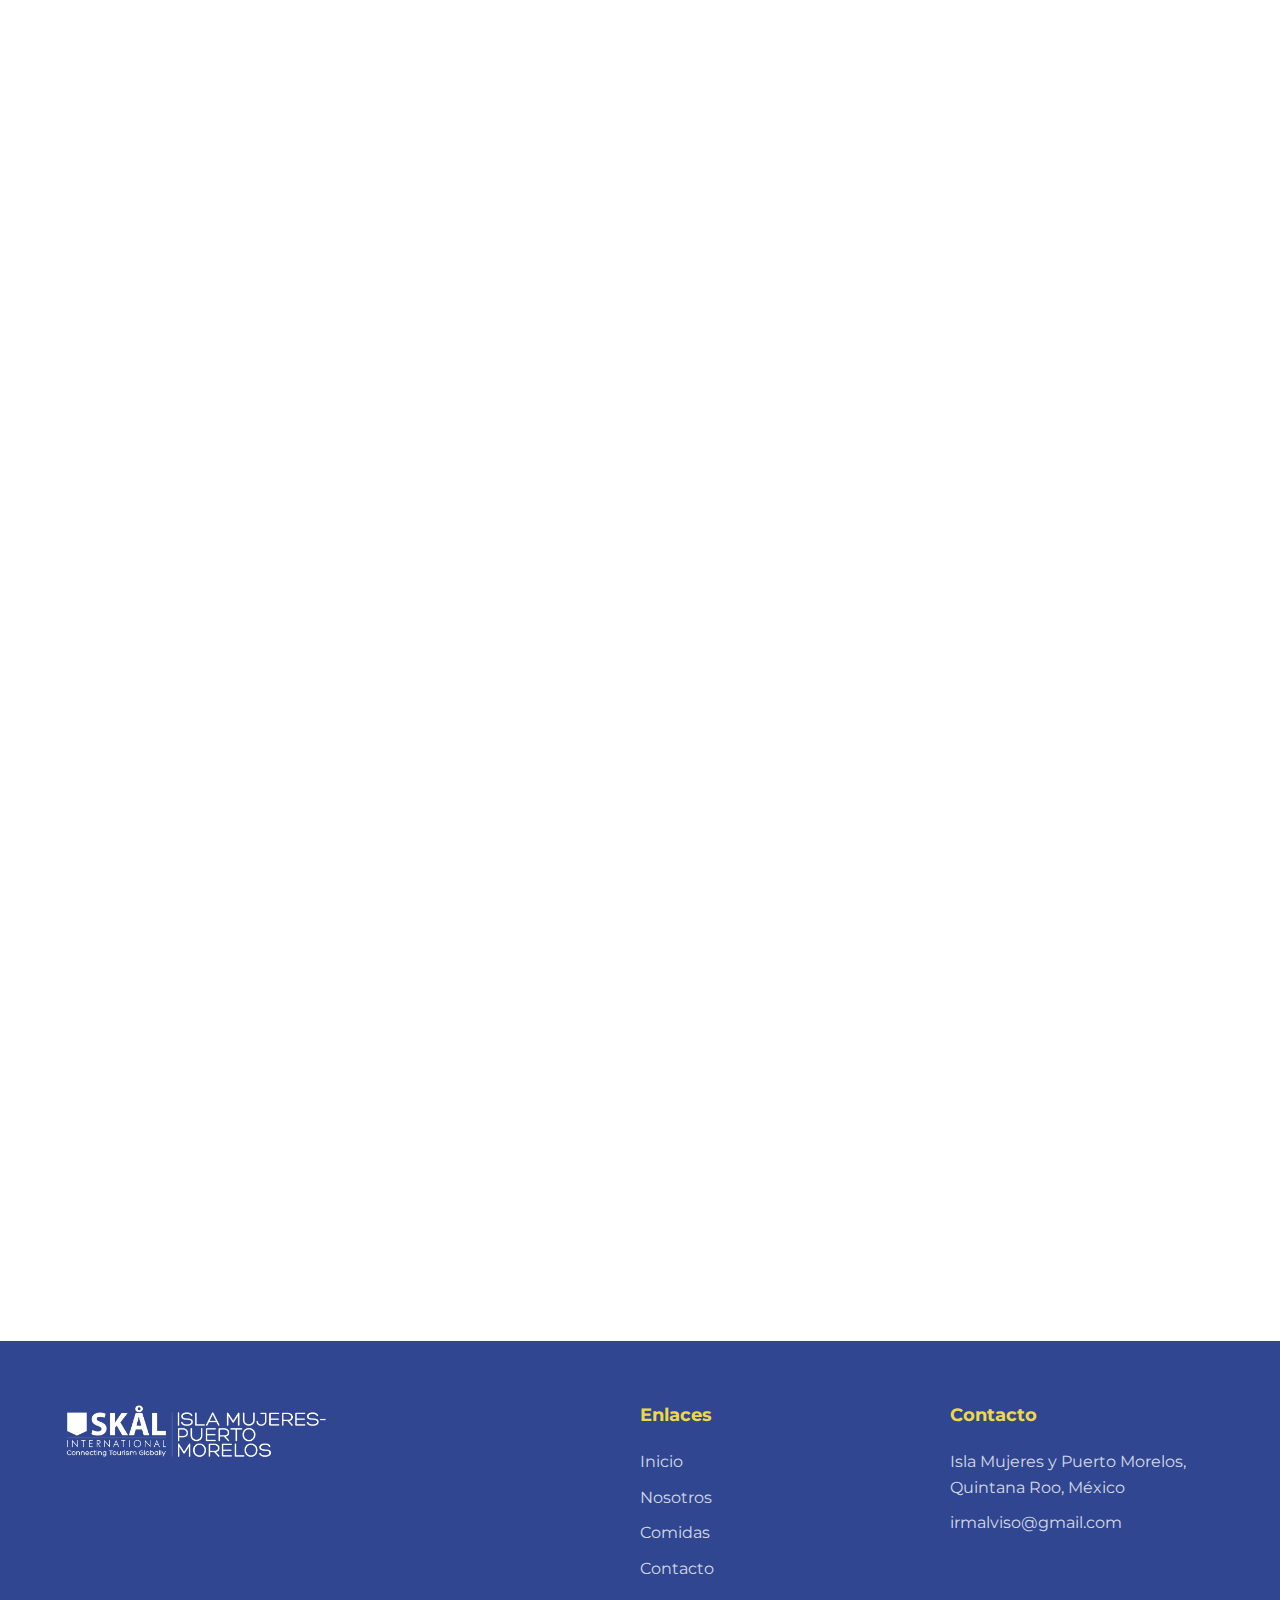
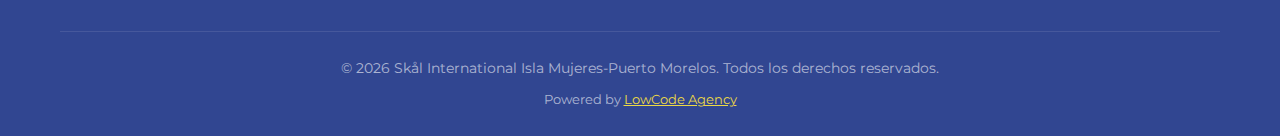
<file: nosotros.html>
<!DOCTYPE html>
<html lang="es">
<head>
    <meta charset="UTF-8">
    <meta name="viewport" content="width=device-width, initial-scale=1.0">
    <title>Nosotros | Skål International Isla Mujeres-Puerto Morelos</title>
    <link rel="stylesheet" href="styles.css">
    <link rel="preconnect" href="https://fonts.googleapis.com">
    <link rel="preconnect" href="https://fonts.gstatic.com" crossorigin>
    <link href="https://fonts.googleapis.com/css2?family=Montserrat:wght@300;400;500;600;700&display=swap" rel="stylesheet">
</head>
<body>
    <header class="main-header">
        <nav class="navbar">
            <div class="logo">
                <a href="index.html">
                    <img src="images/Skål International Isla Mujeres-Puerto Morelos_Logo.png" alt="Skål International Isla Mujeres-Puerto Morelos">
                </a>
            </div>
            <button class="mobile-menu-btn" aria-label="Menu">
                <span></span>
                <span></span>
                <span></span>
            </button>
            <ul class="nav-links">
                <li><a href="index.html">Inicio</a></li>
                <li><a href="nosotros.html" class="active">Nosotros</a></li>
                <li><a href="comidas.html">Comidas</a></li>
                <li><a href="contacto.html">Contacto</a></li>
            </ul>
        </nav>
    </header>

    <main>
        <section class="page-header">
            <h1>Nosotros</h1>
            <p>Conoce nuestra historia y misión</p>
        </section>

        <section class="content-section">
            <div class="container">
                <div class="section-header">
                    <h2>¿Quiénes Somos?</h2>
                    <div class="divider"></div>
                </div>
                <div class="about-content">
                    <p>Skål International Isla Mujeres-Puerto Morelos es un club de profesionales del turismo, parte de la prestigiosa red global Skål International. Nuestro club reúne a líderes, emprendedores y profesionales comprometidos con el desarrollo sostenible de Isla Mujeres, Isla Mujeres Zona Continental y Puerto Morelos.</p>
                    <p>Somos parte de Skål International, la organización profesional de turismo más grande del mundo, con más de 13,000 miembros en casi 90 países. Nuestra misión es promover el turismo global, fomentar la amistad y construir redes de negocios entre profesionales del turismo - "Haciendo Negocio Entre Amigos".</p>
                </div>
            </div>
        </section>

        <section class="content-section alt">
            <div class="container">
                <div class="section-header">
                    <h2>Nuestra Misión</h2>
                    <div class="divider"></div>
                </div>
                <div class="about-content">
                    <p>Promover el crecimiento profesional de los actores del turismo en Isla Mujeres y Puerto Morelos, creando oportunidades de networking, desarrollo profesional y colaboración. Nos comprometemos a impulsar el turismo sostenible y responsable, contribuyendo al bienestar de nuestra comunidad.</p>
                </div>
            </div>
        </section>

        <section class="content-section">
            <div class="container">
                <div class="section-header">
                    <h2>Nuestros Valores</h2>
                    <div class="divider"></div>
                </div>
                <div class="values-grid">
                    <div class="value-card">
                        <div class="value-icon">&#127758;</div>
                        <h3>Sostenibilidad</h3>
                        <p>Promovemos prácticas turísticas responsables que protejan nuestro entorno natural y cultural.</p>
                    </div>
                    <div class="value-card">
                        <div class="value-icon">&#129309;</div>
                        <h3>Colaboración</h3>
                        <p>Creemos en el poder del trabajo en equipo y las alianzas estratégicas.</p>
                    </div>
                    <div class="value-card">
                        <div class="value-icon">&#128170;</div>
                        <h3>Empoderamiento</h3>
                        <p>Apoyamos el crecimiento profesional y personal de las mujeres en el turismo.</p>
                    </div>
                    <div class="value-card">
                        <div class="value-icon">&#10084;</div>
                        <h3>Comunidad</h3>
                        <p>Nos comprometemos con el bienestar y desarrollo de Puerto Morelos.</p>
                    </div>
                </div>
            </div>
        </section>

        <section class="content-section alt">
            <div class="container">
                <div class="section-header">
                    <h2>Mesa Directiva</h2>
                    <div class="divider"></div>
                </div>
                <div class="team-grid">
                    <div class="team-card">
                        <div class="photo">&#128100;</div>
                        <div class="info">
                            <h3>Irma Alviso Renteria</h3>
                            <p class="role">Presidenta</p>
                        </div>
                    </div>
                    <div class="team-card">
                        <div class="photo">&#128100;</div>
                        <div class="info">
                            <h3>Maria Elena Villegas Diaz Barriga</h3>
                            <p class="role">Tesorera</p>
                        </div>
                    </div>
                </div>
            </div>
        </section>

        <section class="cta-section">
            <div class="container">
                <h2>¿Te gustaría unirte?</h2>
                <p>Forma parte de nuestra comunidad de profesionales del turismo.</p>
                <a href="contacto.html" class="btn btn-primary">Contáctanos</a>
            </div>
        </section>
    </main>

    <footer class="main-footer">
        <div class="container">
            <div class="footer-content">
                <div class="footer-logo">
                    <img src="images/Skål International Isla Mujeres-Puerto Morelos_Logo.png" alt="Skål International Isla Mujeres-Puerto Morelos">
                </div>
                <div class="footer-links">
                    <h4>Enlaces</h4>
                    <ul>
                        <li><a href="index.html">Inicio</a></li>
                        <li><a href="nosotros.html">Nosotros</a></li>
                        <li><a href="comidas.html">Comidas</a></li>
                        <li><a href="contacto.html">Contacto</a></li>
                    </ul>
                </div>
                <div class="footer-contact">
                    <h4>Contacto</h4>
                    <p>Isla Mujeres y Puerto Morelos, Quintana Roo, México</p>
                    <p>irmalviso@gmail.com</p>
                </div>
            </div>
            <div class="footer-bottom">
                <p>&copy; 2026 Skål International Isla Mujeres-Puerto Morelos. Todos los derechos reservados.</p>
                <p style="margin-top: 10px; font-size: 0.8rem;">Powered by <a href="https://lowcode.agency/" target="_blank" style="color: var(--accent-gold);">LowCode Agency</a></p>
            </div>
        </div>
    </footer>

    <script src="script.js"></script>
</body>
</html>
</file>
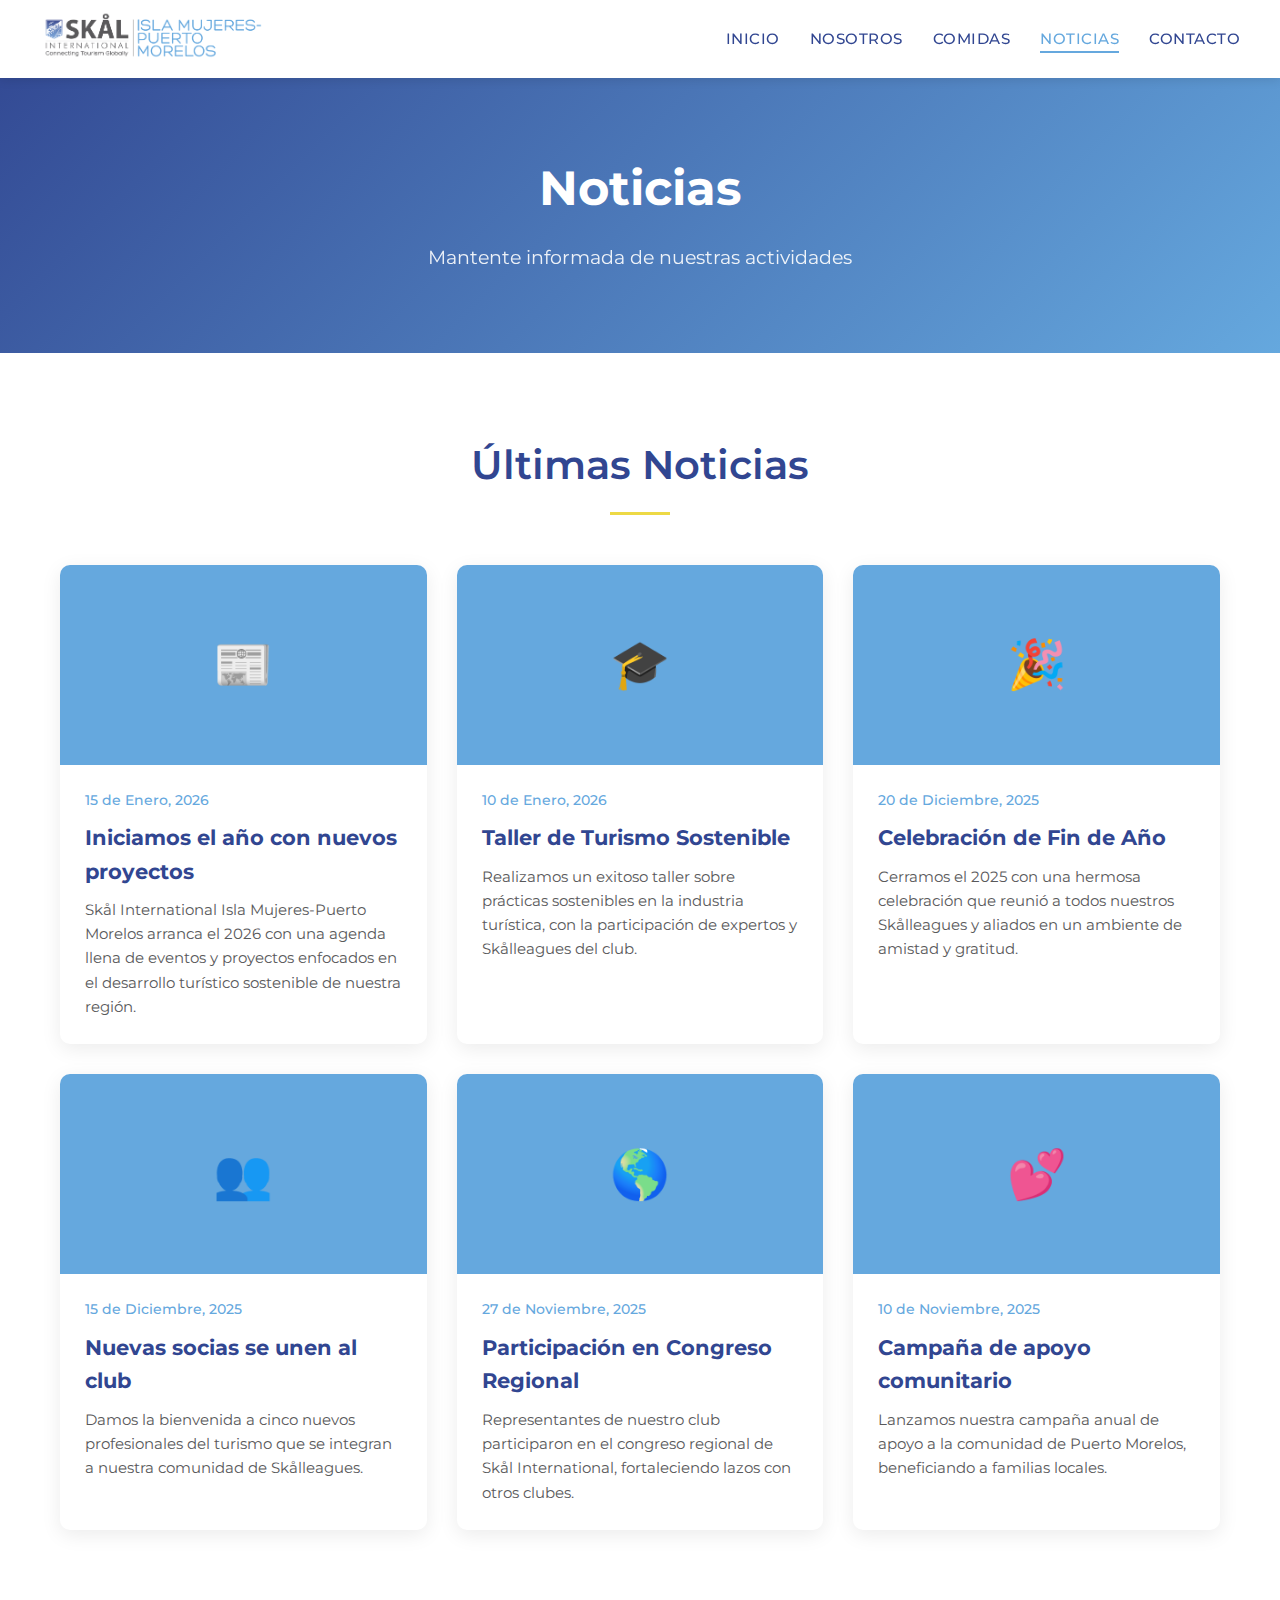
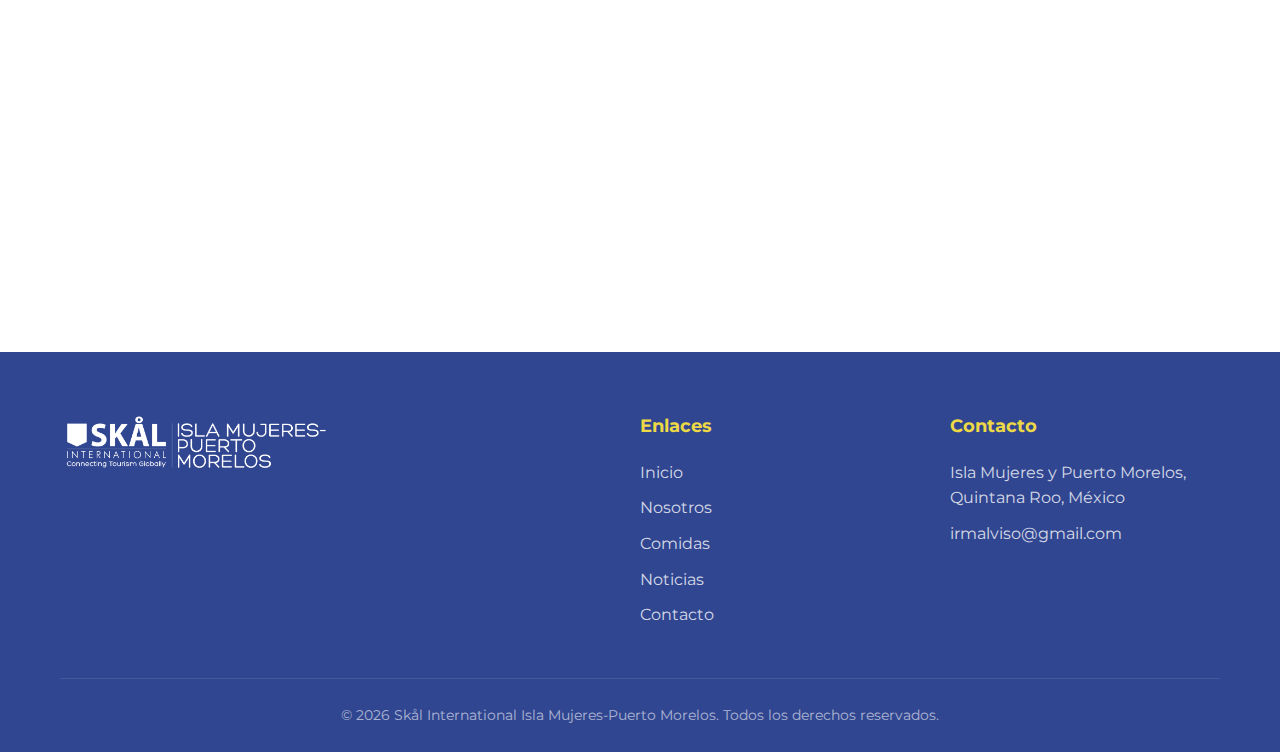
<file: noticias.html>
<!DOCTYPE html>
<html lang="es">
<head>
    <meta charset="UTF-8">
    <meta name="viewport" content="width=device-width, initial-scale=1.0">
    <title>Noticias | Skål International Isla Mujeres-Puerto Morelos</title>
    <link rel="stylesheet" href="styles.css">
    <link rel="preconnect" href="https://fonts.googleapis.com">
    <link rel="preconnect" href="https://fonts.gstatic.com" crossorigin>
    <link href="https://fonts.googleapis.com/css2?family=Montserrat:wght@300;400;500;600;700&display=swap" rel="stylesheet">
</head>
<body>
    <header class="main-header">
        <nav class="navbar">
            <div class="logo">
                <a href="index.html">
                    <img src="images/Skål International Isla Mujeres-Puerto Morelos_Logo.png" alt="Skål International Isla Mujeres-Puerto Morelos">
                </a>
            </div>
            <button class="mobile-menu-btn" aria-label="Menu">
                <span></span>
                <span></span>
                <span></span>
            </button>
            <ul class="nav-links">
                <li><a href="index.html">Inicio</a></li>
                <li><a href="nosotros.html">Nosotros</a></li>
                <li><a href="comidas.html">Comidas</a></li>
                <li><a href="noticias.html" class="active">Noticias</a></li>
                <li><a href="contacto.html">Contacto</a></li>
            </ul>
        </nav>
    </header>

    <main>
        <section class="page-header">
            <h1>Noticias</h1>
            <p>Mantente informada de nuestras actividades</p>
        </section>

        <section class="content-section">
            <div class="container">
                <div class="section-header">
                    <h2>Últimas Noticias</h2>
                    <div class="divider"></div>
                </div>

                <div class="news-grid">
                    <article class="news-card">
                        <div class="image">&#128240;</div>
                        <div class="content">
                            <p class="date">15 de Enero, 2026</p>
                            <h3>Iniciamos el año con nuevos proyectos</h3>
                            <p>Skål International Isla Mujeres-Puerto Morelos arranca el 2026 con una agenda llena de eventos y proyectos enfocados en el desarrollo turístico sostenible de nuestra región.</p>
                        </div>
                    </article>

                    <article class="news-card">
                        <div class="image">&#127891;</div>
                        <div class="content">
                            <p class="date">10 de Enero, 2026</p>
                            <h3>Taller de Turismo Sostenible</h3>
                            <p>Realizamos un exitoso taller sobre prácticas sostenibles en la industria turística, con la participación de expertos y Skålleagues del club.</p>
                        </div>
                    </article>

                    <article class="news-card">
                        <div class="image">&#127881;</div>
                        <div class="content">
                            <p class="date">20 de Diciembre, 2025</p>
                            <h3>Celebración de Fin de Año</h3>
                            <p>Cerramos el 2025 con una hermosa celebración que reunió a todos nuestros Skålleagues y aliados en un ambiente de amistad y gratitud.</p>
                        </div>
                    </article>

                    <article class="news-card">
                        <div class="image">&#128101;</div>
                        <div class="content">
                            <p class="date">15 de Diciembre, 2025</p>
                            <h3>Nuevas socias se unen al club</h3>
                            <p>Damos la bienvenida a cinco nuevos profesionales del turismo que se integran a nuestra comunidad de Skålleagues.</p>
                        </div>
                    </article>

                    <article class="news-card">
                        <div class="image">&#127758;</div>
                        <div class="content">
                            <p class="date">27 de Noviembre, 2025</p>
                            <h3>Participación en Congreso Regional</h3>
                            <p>Representantes de nuestro club participaron en el congreso regional de Skål International, fortaleciendo lazos con otros clubes.</p>
                        </div>
                    </article>

                    <article class="news-card">
                        <div class="image">&#128149;</div>
                        <div class="content">
                            <p class="date">10 de Noviembre, 2025</p>
                            <h3>Campaña de apoyo comunitario</h3>
                            <p>Lanzamos nuestra campaña anual de apoyo a la comunidad de Puerto Morelos, beneficiando a familias locales.</p>
                        </div>
                    </article>
                </div>
            </div>
        </section>

        <section class="cta-section">
            <div class="container">
                <h2>¿Quieres mantenerte informada?</h2>
                <p>Síguenos en redes sociales y suscríbete a nuestro boletín.</p>
                <a href="contacto.html" class="btn btn-primary">Contacto</a>
            </div>
        </section>
    </main>

    <footer class="main-footer">
        <div class="container">
            <div class="footer-content">
                <div class="footer-logo">
                    <img src="images/Skål International Isla Mujeres-Puerto Morelos_Logo.png" alt="Skål International Isla Mujeres-Puerto Morelos">
                </div>
                <div class="footer-links">
                    <h4>Enlaces</h4>
                    <ul>
                        <li><a href="index.html">Inicio</a></li>
                        <li><a href="nosotros.html">Nosotros</a></li>
                        <li><a href="comidas.html">Comidas</a></li>
                        <li><a href="noticias.html">Noticias</a></li>
                        <li><a href="contacto.html">Contacto</a></li>
                    </ul>
                </div>
                <div class="footer-contact">
                    <h4>Contacto</h4>
                    <p>Isla Mujeres y Puerto Morelos, Quintana Roo, México</p>
                    <p>irmalviso@gmail.com</p>
                </div>
            </div>
            <div class="footer-bottom">
                <p>&copy; 2026 Skål International Isla Mujeres-Puerto Morelos. Todos los derechos reservados.</p>
            </div>
        </div>
    </footer>

    <script src="script.js"></script>
</body>
</html>
</file>
<file: styles.css>
/* Skål International Isla Mujeres-Puerto Morelos - Styles */

:root {
    --primary-blue: #65A8DE;
    --dark-blue: #314691;
    --light-blue: #65A8DE;
    --accent-gold: #EDD945;
    --dark-gray: #59595B;
    --light-gray: #f5f5f5;
    --white: #ffffff;
    --black: #000000;
}

* {
    margin: 0;
    padding: 0;
    box-sizing: border-box;
}

html {
    scroll-behavior: smooth;
}

body {
    font-family: 'Montserrat', -apple-system, BlinkMacSystemFont, 'Segoe UI', Roboto, sans-serif;
    line-height: 1.6;
    color: var(--dark-gray);
    background-color: var(--white);
}

.container {
    max-width: 1200px;
    margin: 0 auto;
    padding: 0 20px;
}

/* Header & Navigation */
.main-header {
    background-color: var(--white);
    box-shadow: 0 2px 10px rgba(0, 0, 0, 0.1);
    position: fixed;
    width: 100%;
    top: 0;
    z-index: 1000;
}

.navbar {
    display: flex;
    justify-content: space-between;
    align-items: center;
    padding: 10px 40px;
    max-width: 1400px;
    margin: 0 auto;
}

.logo img {
    height: 50px;
    width: auto;
}

.nav-links {
    display: flex;
    list-style: none;
    gap: 30px;
}

.nav-links a {
    text-decoration: none;
    color: var(--dark-blue);
    font-weight: 500;
    font-size: 0.95rem;
    text-transform: uppercase;
    letter-spacing: 0.5px;
    transition: color 0.3s ease;
    padding: 5px 0;
    position: relative;
}

.nav-links a:hover,
.nav-links a.active {
    color: var(--primary-blue);
}

.nav-links a::after {
    content: '';
    position: absolute;
    bottom: 0;
    left: 0;
    width: 0;
    height: 2px;
    background-color: var(--primary-blue);
    transition: width 0.3s ease;
}

.nav-links a:hover::after,
.nav-links a.active::after {
    width: 100%;
}

.mobile-menu-btn {
    display: none;
    flex-direction: column;
    gap: 5px;
    background: none;
    border: none;
    cursor: pointer;
    padding: 5px;
}

.mobile-menu-btn span {
    width: 25px;
    height: 3px;
    background-color: var(--dark-blue);
    border-radius: 2px;
    transition: all 0.3s ease;
}

/* Hero Section */
.hero {
    background: url('images/Puerto-Morelos-el-origen-de-un-lugar-magico-3.jpg') center center / cover no-repeat;
    min-height: 60vh;
    display: flex;
    align-items: center;
    justify-content: center;
    text-align: center;
    padding: 120px 20px 60px;
    position: relative;
}

.hero::before {
    content: '';
    position: absolute;
    top: 0;
    left: 0;
    right: 0;
    bottom: 0;
    background: linear-gradient(135deg, rgba(49, 70, 145, 0.85) 0%, rgba(101, 168, 222, 0.75) 100%);
}

.hero-content {
    position: relative;
    z-index: 1;
}

.hero h1 {
    font-size: 3.5rem;
    color: var(--white);
    font-weight: 700;
    margin-bottom: 20px;
    line-height: 1.2;
}

.hero p {
    font-size: 1.4rem;
    color: rgba(255, 255, 255, 0.9);
    margin-bottom: 40px;
    font-weight: 300;
}

/* Buttons */
.btn {
    display: inline-block;
    padding: 14px 35px;
    border-radius: 30px;
    text-decoration: none;
    font-weight: 600;
    font-size: 0.95rem;
    text-transform: uppercase;
    letter-spacing: 1px;
    transition: all 0.3s ease;
    cursor: pointer;
    border: none;
}

.btn-primary {
    background-color: var(--accent-gold);
    color: var(--white);
}

.btn-primary:hover {
    background-color: #d4c23e;
    transform: translateY(-2px);
    box-shadow: 0 5px 20px rgba(237, 217, 69, 0.4);
}

.btn-secondary {
    background-color: transparent;
    color: var(--primary-blue);
    border: 2px solid var(--primary-blue);
}

.btn-secondary:hover {
    background-color: var(--primary-blue);
    color: var(--white);
    transform: translateY(-2px);
}

/* Section Styles */
section {
    padding: 80px 0;
}

.section-header {
    text-align: center;
    margin-bottom: 50px;
}

.section-header h2 {
    font-size: 2.5rem;
    color: var(--dark-blue);
    font-weight: 600;
    margin-bottom: 15px;
}

.divider {
    width: 60px;
    height: 3px;
    background-color: var(--accent-gold);
    margin: 0 auto;
}

/* About Preview */
.about-preview {
    background-color: var(--white);
    text-align: center;
}

.about-preview p {
    max-width: 800px;
    margin: 0 auto 30px;
    font-size: 1.1rem;
    line-height: 1.8;
    color: var(--dark-gray);
}

/* Events Preview */
.events-preview {
    background-color: var(--light-gray);
}

.events-grid {
    display: grid;
    grid-template-columns: repeat(auto-fit, minmax(300px, 1fr));
    gap: 30px;
    margin-bottom: 40px;
}

.event-card {
    background-color: var(--white);
    border-radius: 10px;
    overflow: hidden;
    display: flex;
    box-shadow: 0 5px 20px rgba(0, 0, 0, 0.08);
    transition: transform 0.3s ease, box-shadow 0.3s ease;
}

.event-card:hover {
    transform: translateY(-5px);
    box-shadow: 0 10px 30px rgba(0, 0, 0, 0.12);
}

a.event-card {
    color: inherit;
}

a.event-card:hover .event-info h3 {
    color: var(--primary-blue);
}

.event-date {
    background-color: var(--primary-blue);
    color: var(--white);
    padding: 20px;
    display: flex;
    flex-direction: column;
    align-items: center;
    justify-content: center;
    min-width: 80px;
}

.event-date .day {
    font-size: 2rem;
    font-weight: 700;
}

.event-date .month {
    font-size: 0.9rem;
    text-transform: uppercase;
    letter-spacing: 1px;
}

.event-info {
    padding: 20px;
}

.event-info h3 {
    color: var(--dark-blue);
    font-size: 1.2rem;
    margin-bottom: 10px;
}

.event-info p {
    color: var(--dark-gray);
    font-size: 0.95rem;
}

.events-preview .container {
    text-align: center;
}

/* CTA Section */
.cta-section {
    background: linear-gradient(135deg, var(--primary-blue) 0%, var(--dark-blue) 100%);
    text-align: center;
    color: var(--white);
}

.cta-section h2 {
    font-size: 2.2rem;
    margin-bottom: 15px;
}

.cta-section p {
    font-size: 1.1rem;
    margin-bottom: 30px;
    opacity: 0.9;
}

/* Page Headers */
.page-header {
    background: linear-gradient(135deg, var(--dark-blue) 0%, var(--primary-blue) 100%);
    padding: 150px 20px 80px;
    text-align: center;
    color: var(--white);
}

.page-header h1 {
    font-size: 3rem;
    font-weight: 700;
    margin-bottom: 15px;
}

.page-header p {
    font-size: 1.2rem;
    opacity: 0.9;
}

/* Content Sections */
.content-section {
    padding: 80px 0;
}

.content-section.alt {
    background-color: var(--light-gray);
}

/* About Content */
.about-content {
    max-width: 900px;
    margin: 0 auto;
}

.about-content p {
    font-size: 1.1rem;
    line-height: 1.8;
    margin-bottom: 20px;
    color: var(--dark-gray);
}

/* Values Grid */
.values-grid {
    display: grid;
    grid-template-columns: repeat(auto-fit, minmax(250px, 1fr));
    gap: 30px;
    margin-top: 40px;
}

.value-card {
    background-color: var(--white);
    padding: 40px 30px;
    border-radius: 10px;
    text-align: center;
    box-shadow: 0 5px 20px rgba(0, 0, 0, 0.08);
    transition: transform 0.3s ease;
}

.value-card:hover {
    transform: translateY(-5px);
}

.value-icon {
    font-size: 3rem;
    margin-bottom: 20px;
}

.value-card h3 {
    color: var(--dark-blue);
    font-size: 1.3rem;
    margin-bottom: 15px;
}

.value-card p {
    color: var(--dark-gray);
    font-size: 0.95rem;
    line-height: 1.6;
}

/* Team Grid */
.team-grid {
    display: grid;
    grid-template-columns: repeat(auto-fit, minmax(250px, 1fr));
    gap: 30px;
    margin-top: 50px;
}

.team-card {
    background-color: var(--white);
    border-radius: 10px;
    overflow: hidden;
    text-align: center;
    box-shadow: 0 5px 20px rgba(0, 0, 0, 0.08);
    transition: transform 0.3s ease;
}

.team-card:hover {
    transform: translateY(-5px);
}

.team-card .photo {
    width: 100%;
    height: 250px;
    background-color: var(--light-blue);
    display: flex;
    align-items: center;
    justify-content: center;
    font-size: 4rem;
    color: var(--white);
}

.team-card .info {
    padding: 20px;
}

.team-card h3 {
    color: var(--dark-blue);
    margin-bottom: 5px;
}

.team-card .role {
    color: var(--primary-blue);
    font-size: 0.9rem;
    font-weight: 500;
}

/* News Cards */
.news-grid {
    display: grid;
    grid-template-columns: repeat(auto-fit, minmax(350px, 1fr));
    gap: 30px;
}

.news-card {
    background-color: var(--white);
    border-radius: 10px;
    overflow: hidden;
    box-shadow: 0 5px 20px rgba(0, 0, 0, 0.08);
    transition: transform 0.3s ease;
}

.news-card:hover {
    transform: translateY(-5px);
}

.news-card .image {
    height: 200px;
    background-color: var(--light-blue);
    display: flex;
    align-items: center;
    justify-content: center;
    color: var(--white);
    font-size: 3rem;
}

.news-card .content {
    padding: 25px;
}

.news-card .date {
    color: var(--primary-blue);
    font-size: 0.85rem;
    font-weight: 500;
    margin-bottom: 10px;
}

.news-card h3 {
    color: var(--dark-blue);
    font-size: 1.3rem;
    margin-bottom: 10px;
}

.news-card p {
    color: var(--dark-gray);
    font-size: 0.95rem;
    line-height: 1.6;
}

/* Contact Form */
.contact-grid {
    display: grid;
    grid-template-columns: 1fr 1fr;
    gap: 50px;
    align-items: start;
}

.contact-info h3 {
    color: var(--dark-blue);
    font-size: 1.5rem;
    margin-bottom: 20px;
}

.contact-info p {
    margin-bottom: 15px;
    display: flex;
    align-items: center;
    gap: 10px;
}

.contact-info .icon {
    width: 40px;
    height: 40px;
    background-color: var(--primary-blue);
    border-radius: 50%;
    display: flex;
    align-items: center;
    justify-content: center;
    color: var(--white);
    font-size: 1.2rem;
}

.contact-form {
    background-color: var(--white);
    padding: 40px;
    border-radius: 10px;
    box-shadow: 0 5px 20px rgba(0, 0, 0, 0.08);
}

.form-group {
    margin-bottom: 20px;
}

.form-group label {
    display: block;
    margin-bottom: 8px;
    color: var(--dark-blue);
    font-weight: 500;
}

.form-group input,
.form-group textarea {
    width: 100%;
    padding: 12px 15px;
    border: 2px solid #e0e0e0;
    border-radius: 8px;
    font-family: inherit;
    font-size: 1rem;
    transition: border-color 0.3s ease;
}

.form-group input:focus,
.form-group textarea:focus {
    outline: none;
    border-color: var(--primary-blue);
}

.form-group textarea {
    min-height: 150px;
    resize: vertical;
}

/* Footer */
.main-footer {
    background-color: var(--dark-blue);
    color: var(--white);
    padding: 60px 0 0;
}

.footer-content {
    display: grid;
    grid-template-columns: 2fr 1fr 1fr;
    gap: 40px;
    padding-bottom: 40px;
    border-bottom: 1px solid rgba(255, 255, 255, 0.1);
}

.footer-logo img {
    height: 60px;
    width: auto;
    margin-bottom: 15px;
    filter: brightness(0) invert(1);
}

.footer-links h4,
.footer-contact h4 {
    font-size: 1.1rem;
    margin-bottom: 20px;
    color: var(--accent-gold);
}

.footer-links ul {
    list-style: none;
}

.footer-links li {
    margin-bottom: 10px;
}

.footer-links a {
    color: rgba(255, 255, 255, 0.8);
    text-decoration: none;
    transition: color 0.3s ease;
}

.footer-links a:hover {
    color: var(--white);
}

.footer-contact p {
    color: rgba(255, 255, 255, 0.8);
    margin-bottom: 10px;
}

.footer-bottom {
    text-align: center;
    padding: 25px 0;
}

.footer-bottom p {
    font-size: 0.9rem;
    color: rgba(255, 255, 255, 0.6);
}

/* Responsive */
@media (max-width: 992px) {
    .hero h1 {
        font-size: 2.8rem;
    }

    .footer-content {
        grid-template-columns: 1fr 1fr;
    }

    .contact-grid {
        grid-template-columns: 1fr;
    }
}

@media (max-width: 768px) {
    .mobile-menu-btn {
        display: flex;
    }

    .nav-links {
        position: absolute;
        top: 100%;
        left: 0;
        right: 0;
        background-color: var(--white);
        flex-direction: column;
        padding: 20px;
        gap: 15px;
        box-shadow: 0 10px 20px rgba(0, 0, 0, 0.1);
        display: none;
    }

    .nav-links.active {
        display: flex;
    }

    .hero h1 {
        font-size: 2.2rem;
    }

    .hero p {
        font-size: 1.1rem;
    }

    .section-header h2 {
        font-size: 2rem;
    }

    .page-header h1 {
        font-size: 2.2rem;
    }

    .footer-content {
        grid-template-columns: 1fr;
        text-align: center;
    }

    .events-grid {
        grid-template-columns: 1fr;
    }

    .news-grid {
        grid-template-columns: 1fr;
    }
}

@media (max-width: 480px) {
    .navbar {
        padding: 10px 20px;
    }

    .hero {
        min-height: 50vh;
        padding: 100px 20px 40px;
    }

    .hero h1 {
        font-size: 1.8rem;
    }

    section {
        padding: 50px 0;
    }

    .btn {
        padding: 12px 25px;
        font-size: 0.85rem;
    }
}

/* Comida Detail Page */
.comida-detail {
    padding: 40px 0;
}

.comida-header {
    display: grid;
    grid-template-columns: 1fr 1fr;
    gap: 40px;
    align-items: start;
    margin-bottom: 40px;
}

.comida-header img {
    width: 100%;
    border-radius: 10px;
    box-shadow: 0 5px 20px rgba(0, 0, 0, 0.1);
}

.comida-info h2 {
    color: var(--dark-blue);
    font-size: 2rem;
    margin-bottom: 20px;
}

.comida-info .detail-item {
    display: flex;
    align-items: center;
    gap: 12px;
    margin-bottom: 15px;
    font-size: 1.1rem;
}

.comida-info .detail-item .icon {
    width: 40px;
    height: 40px;
    background-color: var(--primary-blue);
    border-radius: 50%;
    display: flex;
    align-items: center;
    justify-content: center;
    color: var(--white);
    font-size: 1.1rem;
    flex-shrink: 0;
}

/* RSVP Form */
.rsvp-section {
    background-color: var(--light-gray);
    padding: 60px 0;
}

.rsvp-form-container {
    max-width: 600px;
    margin: 0 auto;
    background-color: var(--white);
    padding: 40px;
    border-radius: 10px;
    box-shadow: 0 5px 20px rgba(0, 0, 0, 0.08);
}

.rsvp-form-container h3 {
    color: var(--dark-blue);
    font-size: 1.5rem;
    margin-bottom: 25px;
    text-align: center;
}

.rsvp-type {
    display: flex;
    gap: 15px;
    margin-bottom: 25px;
}

.rsvp-type label {
    flex: 1;
    padding: 15px 20px;
    border: 2px solid #e0e0e0;
    border-radius: 8px;
    cursor: pointer;
    text-align: center;
    transition: all 0.3s ease;
    font-weight: 500;
}

.rsvp-type input[type="radio"] {
    display: none;
}

.rsvp-type input[type="radio"]:checked + label {
    border-color: var(--primary-blue);
    background-color: rgba(101, 168, 222, 0.1);
    color: var(--dark-blue);
}

.guest-fields {
    display: none;
    border-top: 1px solid #e0e0e0;
    padding-top: 25px;
    margin-top: 25px;
}

.guest-fields.visible {
    display: block;
}

.guest-fields h4 {
    color: var(--dark-blue);
    margin-bottom: 20px;
    font-size: 1.1rem;
}

.form-row {
    display: grid;
    grid-template-columns: 1fr 1fr;
    gap: 15px;
}

@media (max-width: 768px) {
    .comida-header {
        grid-template-columns: 1fr;
    }

    .rsvp-type {
        flex-direction: column;
    }

    .form-row {
        grid-template-columns: 1fr;
    }
}
</file>
